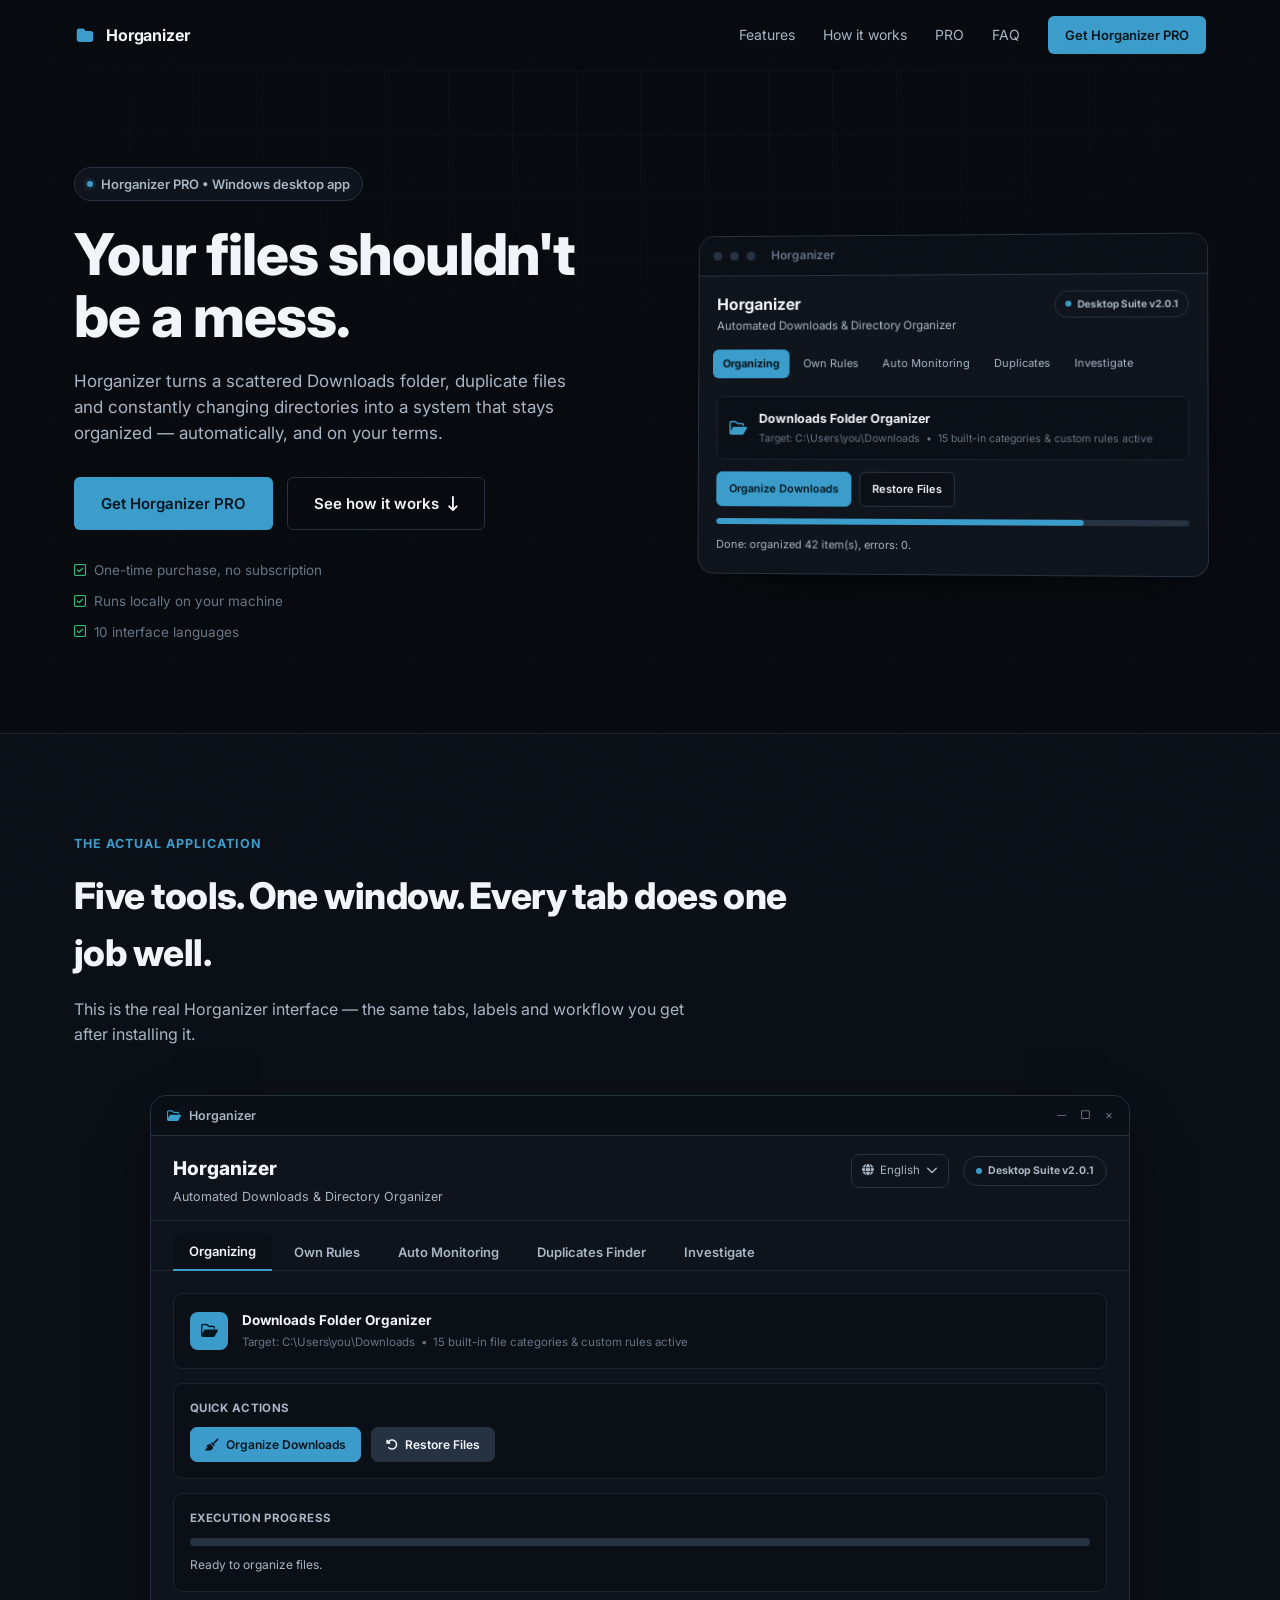
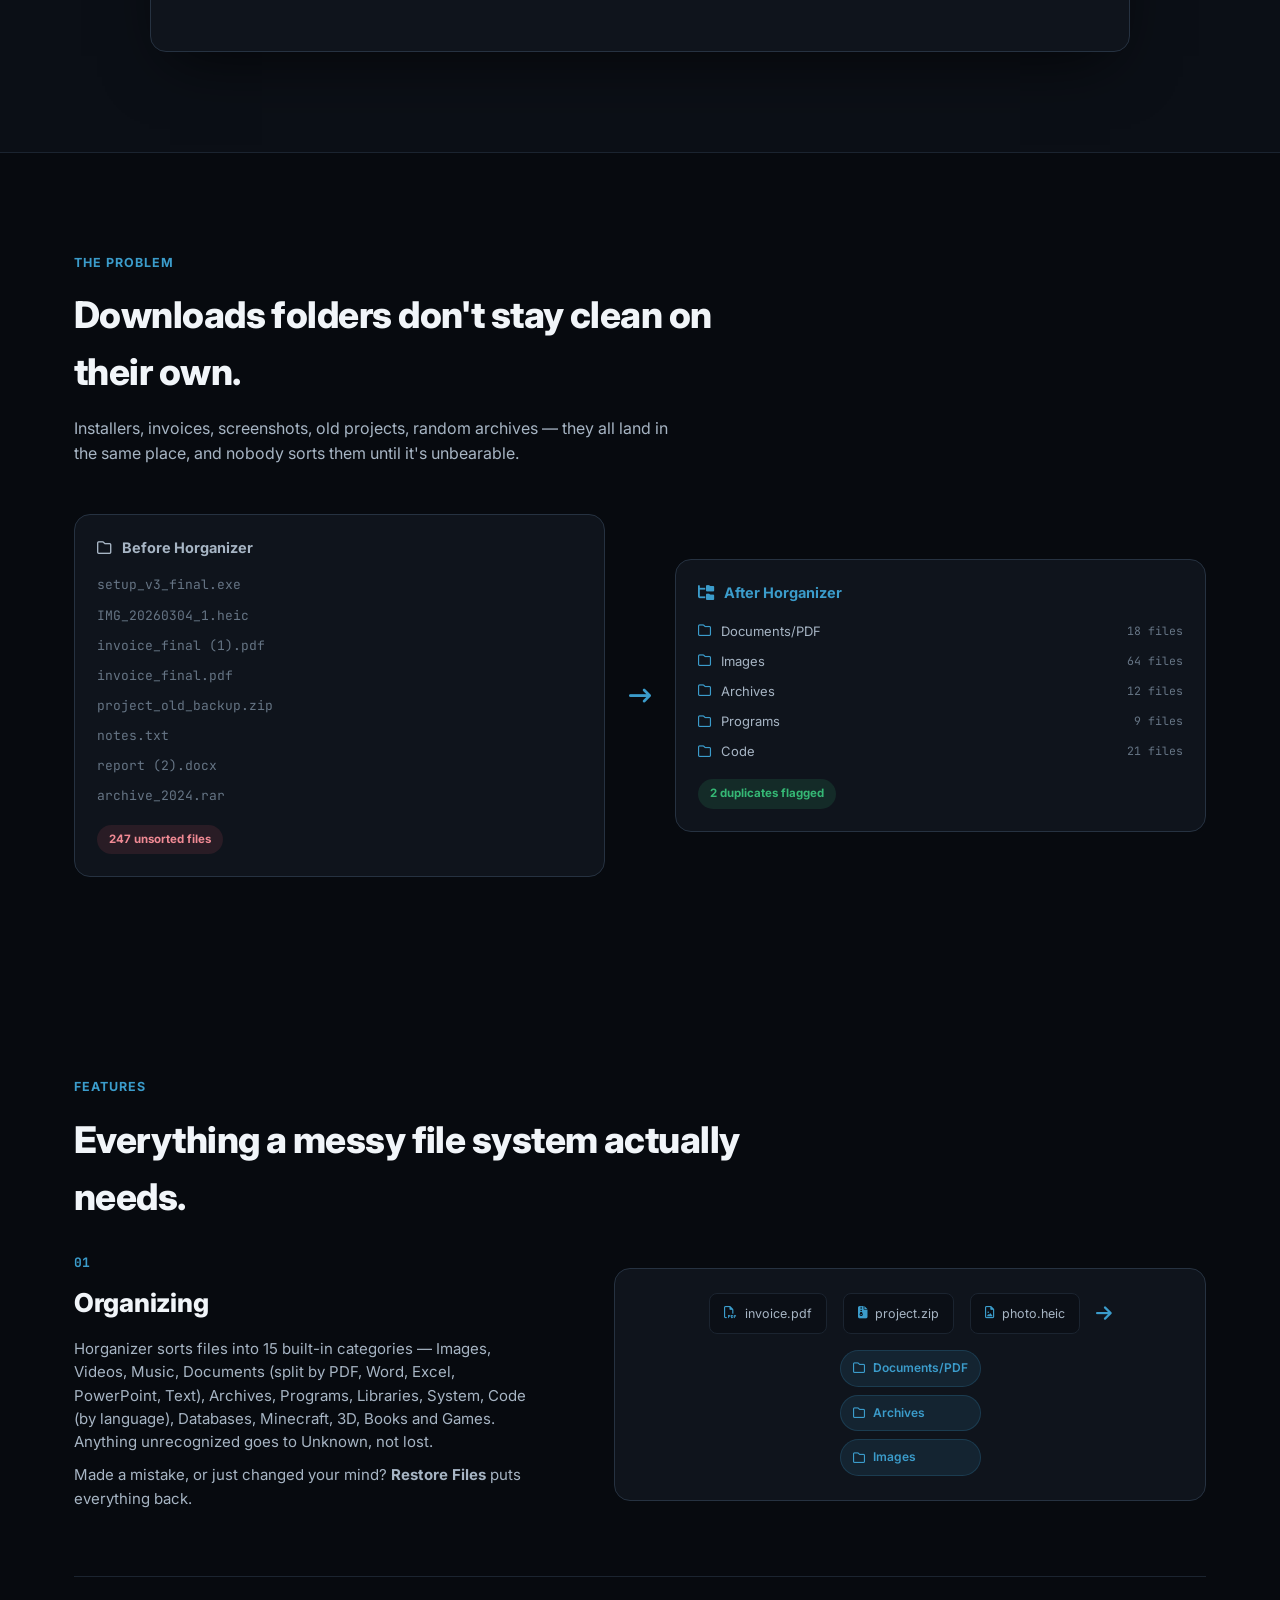
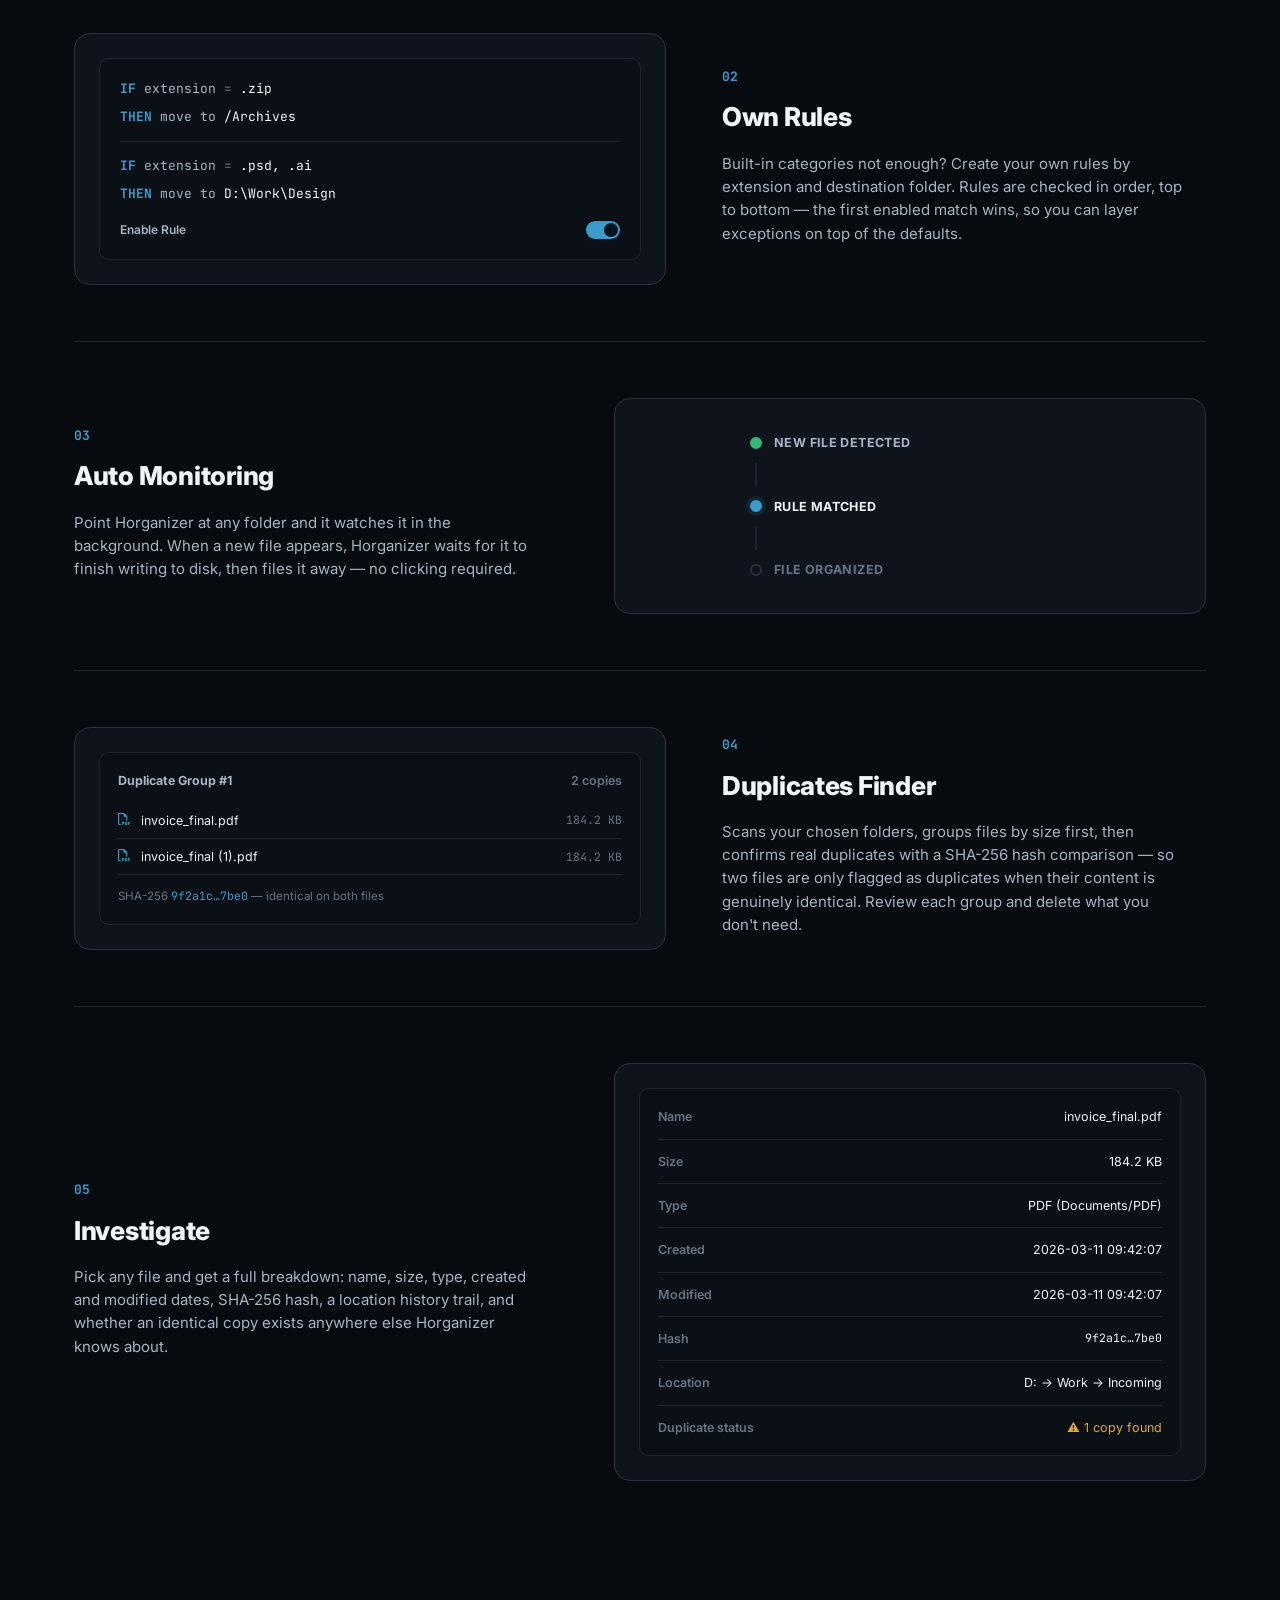
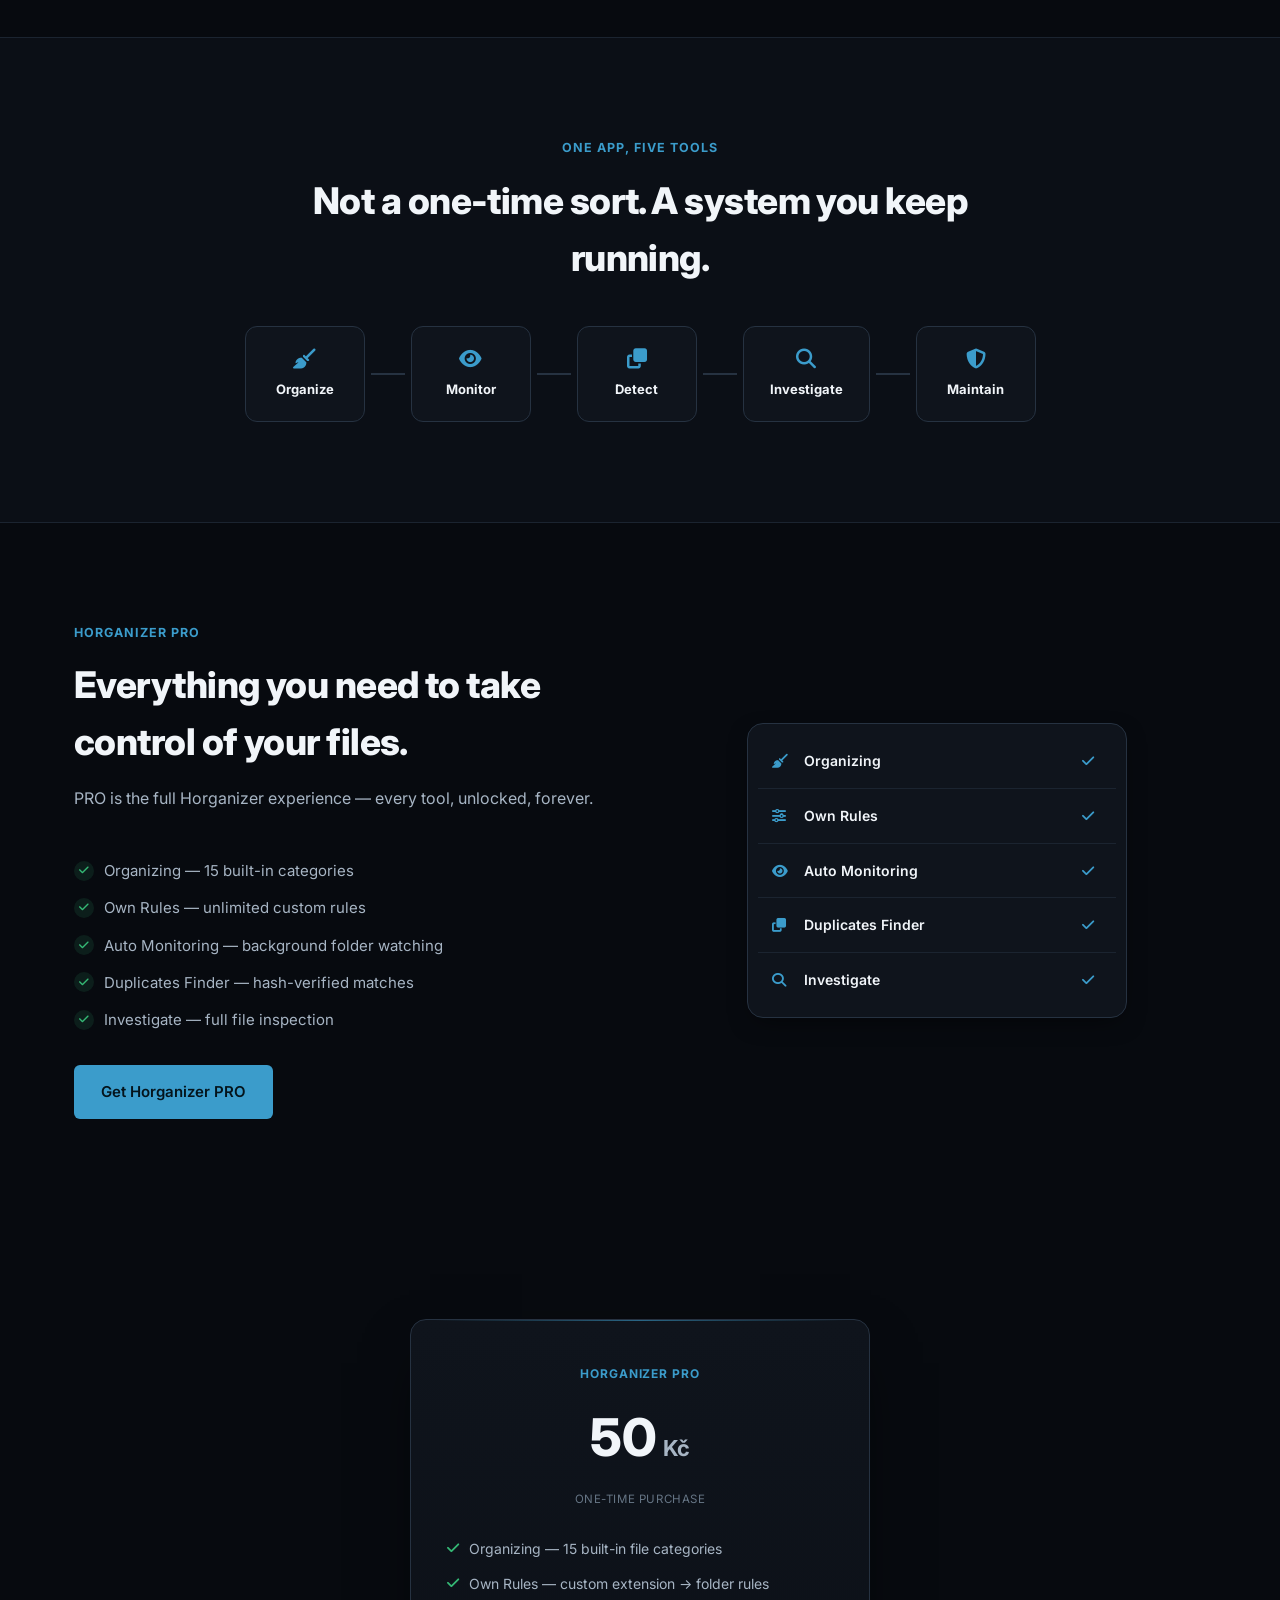
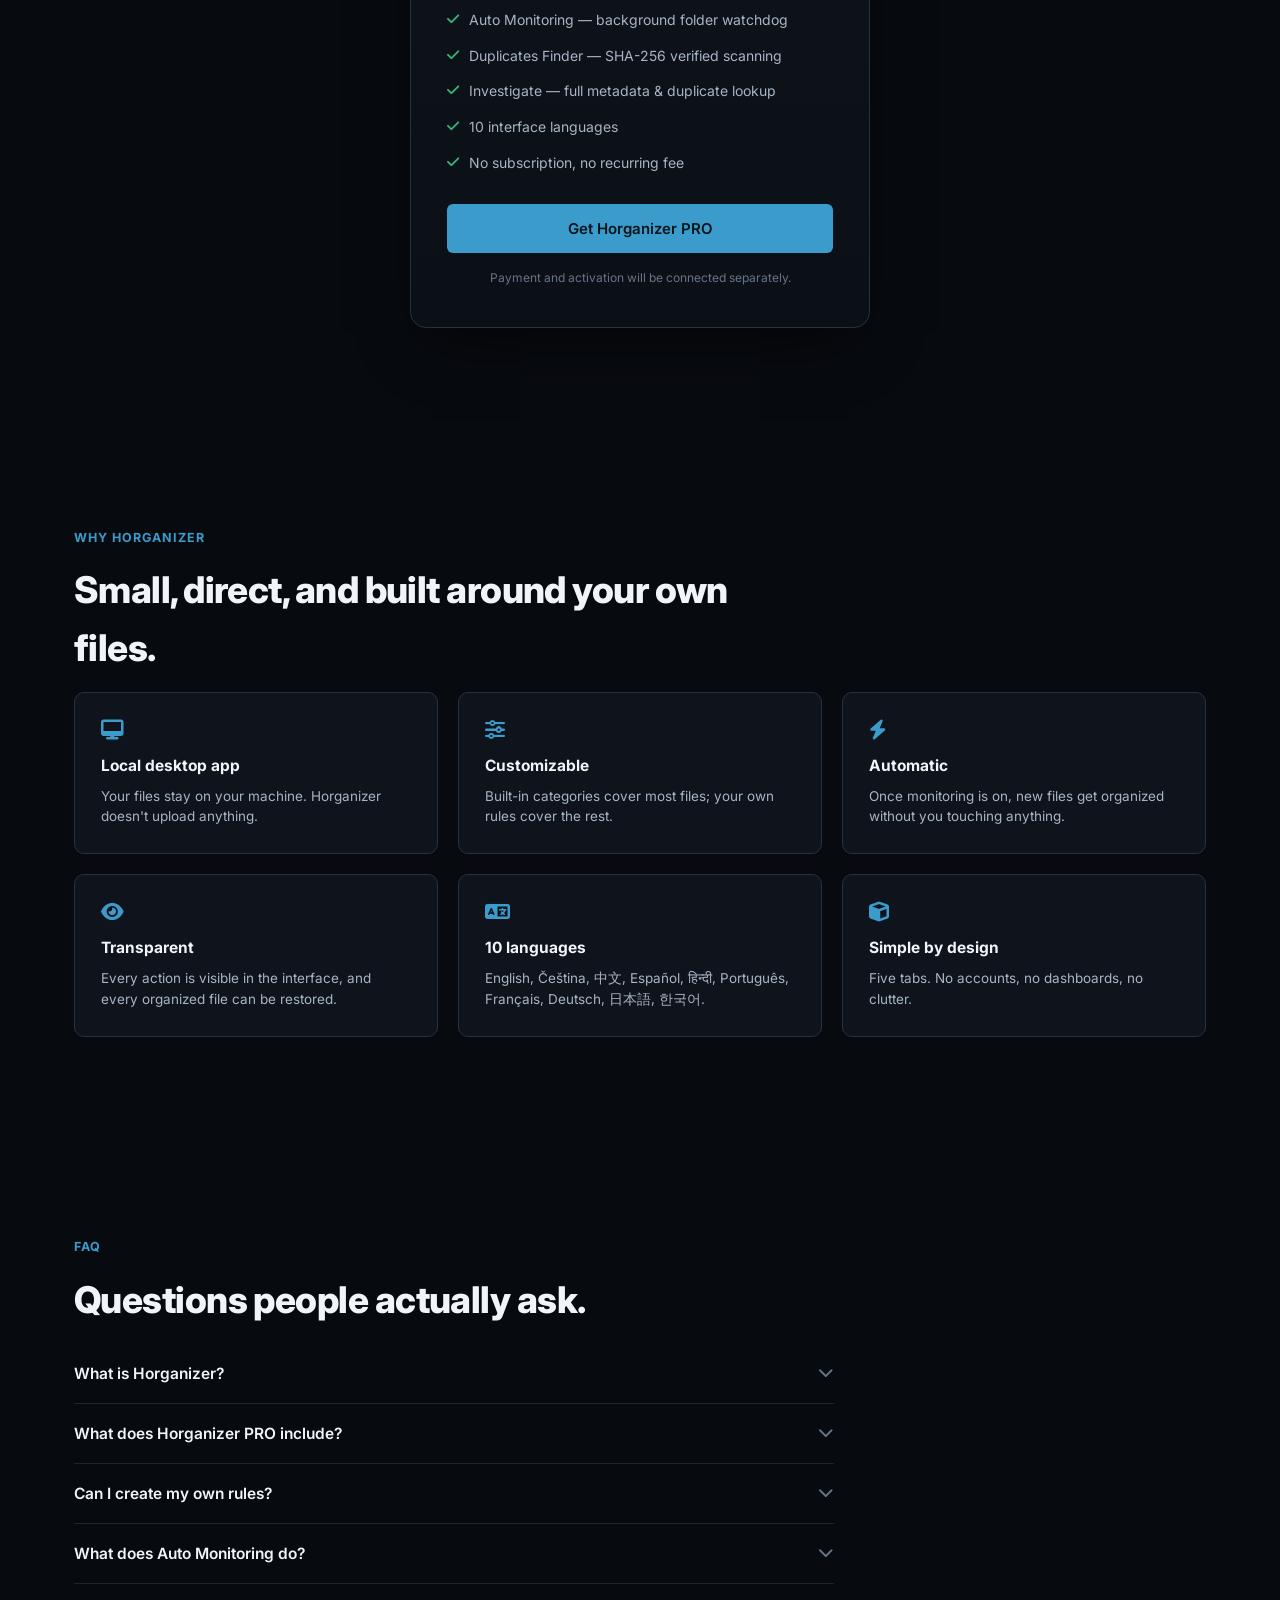
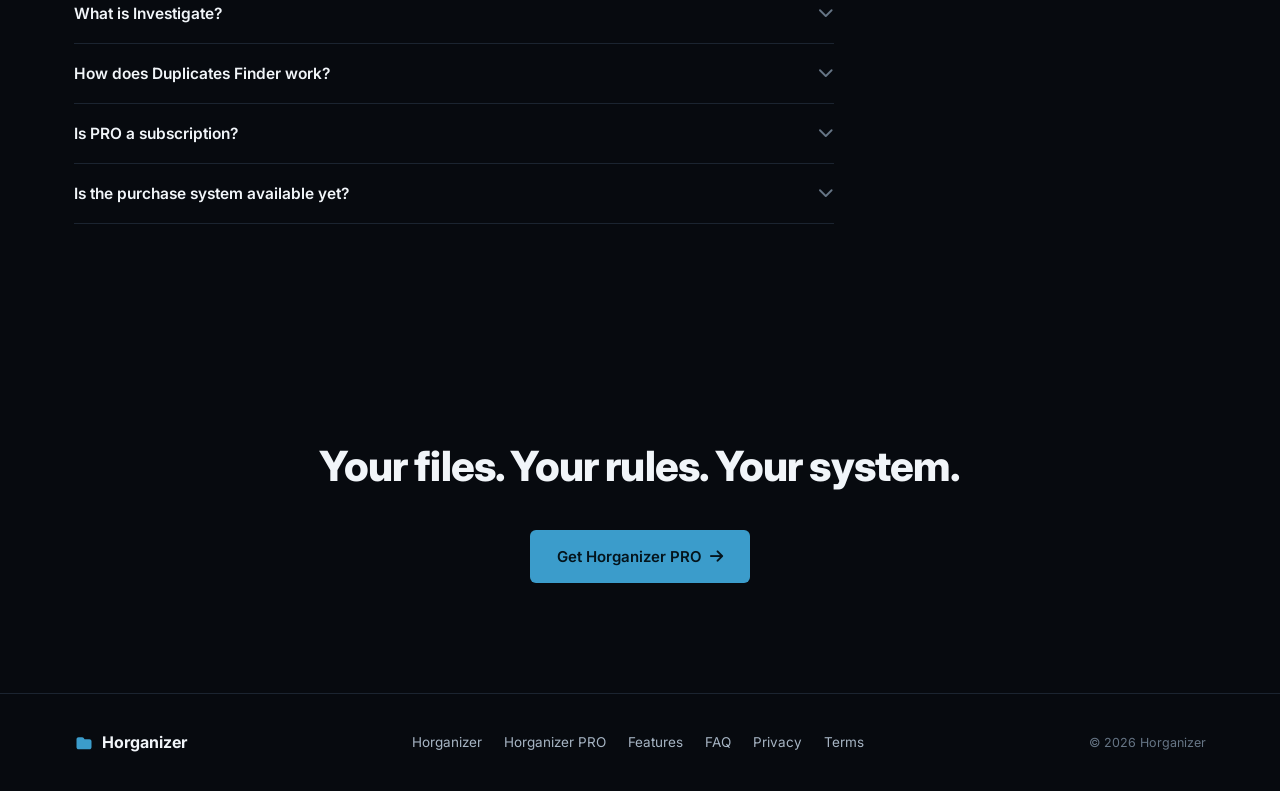
<file: index.html>
<!DOCTYPE html>
<html lang="en">
<head>
<meta charset="UTF-8">
<meta name="viewport" content="width=device-width, initial-scale=1.0">
<title>Horganizer — File organization for people who are done sorting Downloads by hand</title>
<meta name="description" content="Horganizer automatically organizes your files, watches your folders, finds duplicates and lets you investigate any file in detail. Horganizer PRO is a one-time purchase.">
<link rel="icon" href="data:image/svg+xml,<svg xmlns=%22http://www.w3.org/2000/svg%22 viewBox=%220 0 100 100%22><rect width=%22100%22 height=%22100%22 rx=%2222%22 fill=%22%230F141C%22/><path d=%22M25 35h20l8 10h22a5 5 0 0 1 5 5v20a5 5 0 0 1-5 5H25a5 5 0 0 1-5-5V40a5 5 0 0 1 5-5z%22 fill=%22%233B9CCB%22/></svg>">

<link rel="preconnect" href="https://fonts.googleapis.com">
<link rel="preconnect" href="https://fonts.gstatic.com" crossorigin>
<link href="https://fonts.googleapis.com/css2?family=Inter:wght@400;500;600;700;800&family=JetBrains+Mono:wght@400;500;600;700&display=swap" rel="stylesheet">
<link rel="stylesheet" href="https://cdn.jsdelivr.net/npm/@fortawesome/fontawesome-free@6.4.0/css/all.min.css">
<link rel="stylesheet" href="style.css">
</head>
<body>

<!-- ============ NAV ============ -->
<header class="site-nav" id="siteNav">
  <div class="nav-inner">
    <a href="#top" class="nav-brand">
      <span class="brand-mark" aria-hidden="true">
        <svg width="22" height="22" viewBox="0 0 24 24" fill="none"><path d="M3 7.5C3 6.12 4.12 5 5.5 5h4.4c.6 0 1.16.28 1.53.75L12.7 7.5H18.5C19.88 7.5 21 8.62 21 10v7c0 1.38-1.12 2.5-2.5 2.5h-13C4.12 19.5 3 18.38 3 17V7.5z" fill="#3B9CCB"/></svg>
      </span>
      <span class="brand-text">Horganizer</span>
    </a>

    <nav class="nav-links" aria-label="Primary">
      <a href="#features">Features</a>
      <a href="#how-it-works">How it works</a>
      <a href="#pro">PRO</a>
      <a href="#faq">FAQ</a>
    </nav>

    <div class="nav-cta">
      <a href="#pricing" class="btn btn-primary btn-small">Get Horganizer PRO</a>
    </div>

    <button class="nav-burger" id="navBurger" aria-label="Open menu" aria-expanded="false">
      <span></span><span></span><span></span>
    </button>
  </div>

  <nav class="nav-mobile" id="navMobile" aria-label="Mobile">
    <a href="#features">Features</a>
    <a href="#how-it-works">How it works</a>
    <a href="#pro">PRO</a>
    <a href="#faq">FAQ</a>
    <a href="#pricing" class="btn btn-primary btn-small">Get Horganizer PRO</a>
  </nav>
</header>

<main id="top">

  <!-- ============ HERO ============ -->
  <section class="hero">
    <div class="hero-grid"></div>
    <div class="container hero-inner">
      <div class="hero-copy">
        <p class="eyebrow"><span class="dot"></span>Horganizer PRO • Windows desktop app</p>
        <h1>Your files shouldn't<br>be a mess.</h1>
        <p class="hero-sub">Horganizer turns a scattered Downloads folder, duplicate files and constantly
          changing directories into a system that stays organized — automatically, and on your terms.</p>
        <div class="hero-actions">
          <a href="#pricing" class="btn btn-primary btn-large">Get Horganizer PRO</a>
          <a href="#how-it-works" class="btn btn-ghost btn-large">See how it works <i class="fa-solid fa-arrow-down-long"></i></a>
        </div>
        <ul class="hero-meta">
          <li><i class="fa-regular fa-square-check"></i> One-time purchase, no subscription</li>
          <li><i class="fa-regular fa-square-check"></i> Runs locally on your machine</li>
          <li><i class="fa-regular fa-square-check"></i> 10 interface languages</li>
        </ul>
      </div>

      <div class="hero-visual" aria-hidden="true">
        <div class="mini-window">
          <div class="mini-titlebar">
            <span class="mini-dot"></span><span class="mini-dot"></span><span class="mini-dot"></span>
            <span class="mini-title">Horganizer</span>
          </div>
          <div class="mini-header">
            <div>
              <div class="mini-h1">Horganizer</div>
              <div class="mini-h2">Automated Downloads &amp; Directory Organizer</div>
            </div>
            <div class="mini-badge"><span class="badge-dot"></span>Desktop Suite v2.0.1</div>
          </div>
          <div class="mini-tabs">
            <span class="mini-tab active">Organizing</span>
            <span class="mini-tab">Own Rules</span>
            <span class="mini-tab">Auto Monitoring</span>
            <span class="mini-tab">Duplicates</span>
            <span class="mini-tab">Investigate</span>
          </div>
          <div class="mini-body">
            <div class="mini-card">
              <div class="mini-icon"><i class="fa-regular fa-folder-open"></i></div>
              <div>
                <div class="mini-card-title">Downloads Folder Organizer</div>
                <div class="mini-card-sub">Target: C:\Users\you\Downloads &nbsp;•&nbsp; 15 built-in categories &amp; custom rules active</div>
              </div>
            </div>
            <div class="mini-actions">
              <span class="mini-btn mini-btn-primary">Organize Downloads</span>
              <span class="mini-btn">Restore Files</span>
            </div>
            <div class="mini-progress"><div class="mini-progress-fill" id="heroProgressFill"></div></div>
            <div class="mini-status" id="heroStatus">Ready to organize files.</div>
          </div>
        </div>
      </div>
    </div>
  </section>

  <!-- ============ REAL APP SHOWCASE ============ -->
  <section class="showcase" id="how-it-works">
    <div class="container">
      <p class="section-eyebrow">The actual application</p>
      <h2 class="section-title">Five tools. One window. Every tab does one job well.</h2>
      <p class="section-sub">This is the real Horganizer interface — the same tabs, labels and workflow you get after installing it.</p>

      <div class="app-window" id="appWindow">
        <div class="app-titlebar">
          <div class="tb-left">
            <span class="tb-icon"><i class="fa-regular fa-folder-open"></i></span>
            <span class="tb-name">Horganizer</span>
          </div>
          <div class="tb-right">
            <span class="tb-ctrl">─</span><span class="tb-ctrl">▢</span><span class="tb-ctrl tb-close">×</span>
          </div>
        </div>

        <div class="app-header">
          <div class="app-header-left">
            <div class="app-title">Horganizer</div>
            <div class="app-subtitle">Automated Downloads &amp; Directory Organizer</div>
          </div>
          <div class="app-header-right">
            <div class="lang-select"><i class="fa-solid fa-globe"></i><span>English</span><i class="fa-solid fa-chevron-down"></i></div>
            <div class="version-badge"><span class="badge-dot"></span>Desktop Suite v2.0.1</div>
          </div>
        </div>

        <div class="app-tabbar" role="tablist" id="appTabbar">
          <button class="app-tab active" data-tab="organizing" role="tab">Organizing</button>
          <button class="app-tab" data-tab="rules" role="tab">Own Rules</button>
          <button class="app-tab" data-tab="monitoring" role="tab">Auto Monitoring</button>
          <button class="app-tab" data-tab="duplicates" role="tab">Duplicates Finder</button>
          <button class="app-tab" data-tab="investigate" role="tab">Investigate</button>
        </div>

        <div class="app-content">

          <!-- ORGANIZING PANEL -->
          <div class="app-panel active" data-panel="organizing">
            <div class="panel-card panel-card-row">
              <div class="panel-icon"><i class="fa-regular fa-folder-open"></i></div>
              <div>
                <div class="panel-card-title">Downloads Folder Organizer</div>
                <div class="panel-card-sub">Target: C:\Users\you\Downloads &nbsp;•&nbsp; 15 built-in file categories &amp; custom rules active</div>
              </div>
            </div>

            <div class="panel-card">
              <div class="panel-label">Quick Actions</div>
              <div class="panel-row-buttons">
                <button class="ui-btn ui-btn-primary" id="demoOrganizeBtn"><i class="fa-solid fa-broom"></i> Organize Downloads</button>
                <button class="ui-btn" id="demoRestoreBtn"><i class="fa-solid fa-rotate-left"></i> Restore Files</button>
              </div>
            </div>

            <div class="panel-card">
              <div class="panel-label">Execution Progress</div>
              <div class="progress-track"><div class="progress-fill" id="demoProgressFill"></div></div>
              <div class="panel-status" id="demoStatus">Ready to organize files.</div>
            </div>
          </div>

          <!-- OWN RULES PANEL -->
          <div class="app-panel" data-panel="rules">
            <p class="panel-sub">Rules are evaluated in table order; the first matching enabled rule applies.</p>
            <div class="panel-card panel-table-card">
              <table class="ui-table">
                <thead>
                  <tr><th>Rule Name</th><th>Extensions</th><th>Destination Folder</th><th>Status</th></tr>
                </thead>
                <tbody>
                  <tr class="row-selected">
                    <td>Client Archives</td><td>.zip, .rar, .7z</td><td>D:\Work\Archives</td>
                    <td><span class="status-pill status-on">Enabled</span></td>
                  </tr>
                  <tr>
                    <td>Design Files</td><td>.psd, .ai, .fig</td><td>D:\Work\Design</td>
                    <td><span class="status-pill status-on">Enabled</span></td>
                  </tr>
                  <tr>
                    <td>Old Installers</td><td>.exe, .msi</td><td>D:\Archive\Setup Files</td>
                    <td><span class="status-pill status-off">Disabled</span></td>
                  </tr>
                  <tr>
                    <td>Invoices</td><td>.pdf</td><td>D:\Finance\Invoices</td>
                    <td><span class="status-pill status-on">Enabled</span></td>
                  </tr>
                </tbody>
              </table>
            </div>
            <div class="panel-row-buttons panel-toolbar">
              <button class="ui-btn ui-btn-primary">Add Rule</button>
              <button class="ui-btn">Edit Rule</button>
              <button class="ui-btn">Enable</button>
              <button class="ui-btn">Disable</button>
              <button class="ui-btn ui-btn-danger" style="margin-left:auto">Delete Rule</button>
            </div>
          </div>

          <!-- AUTO MONITORING PANEL -->
          <div class="app-panel" data-panel="monitoring">
            <div class="panel-card panel-card-row">
              <div>
                <div class="panel-card-title">Background Folder Watchdog</div>
                <div class="panel-status" id="monitorStatusText">Status: Monitoring active. Watching for new files...</div>
              </div>
              <div class="pill pill-active" id="monitorPill" style="margin-left:auto"><span class="pill-dot"></span>MONITORING ACTIVE</div>
            </div>

            <div class="panel-card">
              <div class="panel-label">Monitored Folders List</div>
              <table class="ui-table">
                <thead><tr><th>Folder Path</th></tr></thead>
                <tbody>
                  <tr><td>C:\Users\you\Downloads</td></tr>
                  <tr><td>D:\Work\Incoming</td></tr>
                </tbody>
              </table>
            </div>

            <div class="panel-row-buttons panel-toolbar">
              <button class="ui-btn">Add Folder</button>
              <button class="ui-btn">Remove Folder</button>
              <button class="ui-btn ui-btn-primary" style="margin-left:auto">Start Monitoring</button>
              <button class="ui-btn ui-btn-disabled">Stop Monitoring</button>
            </div>
          </div>

          <!-- DUPLICATES FINDER PANEL -->
          <div class="app-panel" data-panel="duplicates">
            <div class="panel-card">
              <div class="panel-label">Target Folders to Scan</div>
              <table class="ui-table">
                <thead><tr><th>Folder Path</th></tr></thead>
                <tbody>
                  <tr><td>C:\Users\you\Downloads</td></tr>
                  <tr><td>D:\Photos\Camera Roll</td></tr>
                </tbody>
              </table>
              <div class="panel-row-buttons panel-toolbar" style="padding-top:12px">
                <button class="ui-btn">Add Folder</button>
                <button class="ui-btn">Remove Folder</button>
                <button class="ui-btn">Clear</button>
                <button class="ui-btn ui-btn-primary" style="margin-left:auto">Scan for Duplicates</button>
              </div>
            </div>

            <div class="panel-card">
              <div class="progress-track"><div class="progress-fill" style="width:100%"></div></div>
              <div class="panel-status">Scan complete: 4,812 file(s) scanned, 2 duplicate group(s) found.</div>
            </div>

            <div class="panel-card panel-table-card">
              <table class="ui-table dup-table">
                <thead><tr><th>Name / Group</th><th>Full Path</th><th>File Size</th><th>SHA-256 Hash</th></tr></thead>
                <tbody>
                  <tr class="group-row"><td colspan="4">Duplicate Group #1 (2 copies)</td></tr>
                  <tr><td class="indent">invoice_final.pdf</td><td>D:\Work\Incoming\invoice_final.pdf</td><td>184.2 KB</td><td class="mono-cell">9f2a1c…7be0</td></tr>
                  <tr><td class="indent">invoice_final (1).pdf</td><td>C:\Users\you\Downloads\invoice_final (1).pdf</td><td>184.2 KB</td><td class="mono-cell">9f2a1c…7be0</td></tr>
                  <tr class="group-row"><td colspan="4">Duplicate Group #2 (3 copies)</td></tr>
                  <tr><td class="indent">IMG_2291.heic</td><td>D:\Photos\Camera Roll\IMG_2291.heic</td><td>3.1 MB</td><td class="mono-cell">4c88ab…12f4</td></tr>
                </tbody>
              </table>
            </div>
            <div class="panel-row-buttons">
              <button class="ui-btn ui-btn-danger"><i class="fa-solid fa-trash"></i> Delete Selected Duplicates</button>
            </div>
          </div>

          <!-- INVESTIGATE PANEL -->
          <div class="app-panel" data-panel="investigate">
            <div class="panel-card">
              <div class="panel-card-title">File Inspector &amp; Details</div>
              <div class="panel-card-sub">Analyze metadata, SHA-256 hash, location history, and duplicates.</div>
              <div class="panel-row-buttons" style="padding-top:12px">
                <div class="fake-input">D:\Work\Incoming\invoice_final.pdf</div>
                <button class="ui-btn ui-btn-primary">Choose File...</button>
              </div>
            </div>
            <div class="panel-card investigate-report">
<pre>FILE INVESTIGATION
────────────────────
Name: invoice_final.pdf
Size: 184.2 KB
Type: PDF (Documents/PDF)
Created: 2026-03-11 09:42:07
Modified: 2026-03-11 09:42:07
Hash: 9f2a1cd63e0a7728f6a4d5b0c9e21a3f...7be0

Location history:
D:
 → Work
 → Incoming

Duplicate status:
⚠ 1 copy/copies found:
  • C:\Users\you\Downloads\invoice_final (1).pdf</pre>
            </div>
          </div>

        </div>
      </div>
    </div>
  </section>

  <!-- ============ THE PROBLEM ============ -->
  <section class="problem">
    <div class="container">
      <p class="section-eyebrow">The problem</p>
      <h2 class="section-title">Downloads folders don't stay clean on their own.</h2>
      <p class="section-sub">Installers, invoices, screenshots, old projects, random archives — they all land
        in the same place, and nobody sorts them until it's unbearable.</p>

      <div class="ba-grid">
        <div class="ba-card ba-before">
          <div class="ba-head"><i class="fa-regular fa-folder"></i> Before Horganizer</div>
          <ul class="ba-list">
            <li>setup_v3_final.exe</li>
            <li>IMG_20260304_1.heic</li>
            <li>invoice_final (1).pdf</li>
            <li>invoice_final.pdf</li>
            <li>project_old_backup.zip</li>
            <li>notes.txt</li>
            <li>report (2).docx</li>
            <li>archive_2024.rar</li>
          </ul>
          <div class="ba-tag ba-tag-bad">247 unsorted files</div>
        </div>

        <div class="ba-arrow"><i class="fa-solid fa-arrow-right-long"></i></div>

        <div class="ba-card ba-after">
          <div class="ba-head"><i class="fa-solid fa-folder-tree"></i> After Horganizer</div>
          <ul class="ba-list ba-list-tree">
            <li><i class="fa-regular fa-folder"></i> Documents/PDF <span>18 files</span></li>
            <li><i class="fa-regular fa-folder"></i> Images <span>64 files</span></li>
            <li><i class="fa-regular fa-folder"></i> Archives <span>12 files</span></li>
            <li><i class="fa-regular fa-folder"></i> Programs <span>9 files</span></li>
            <li><i class="fa-regular fa-folder"></i> Code <span>21 files</span></li>
          </ul>
          <div class="ba-tag ba-tag-good">2 duplicates flagged</div>
        </div>
      </div>
    </div>
  </section>

  <!-- ============ FEATURES ============ -->
  <section class="features" id="features">
    <div class="container">
      <p class="section-eyebrow">Features</p>
      <h2 class="section-title">Everything a messy file system actually needs.</h2>

      <!-- Feature 1: Organizing -->
      <div class="feature-row">
        <div class="feature-copy">
          <span class="feature-num">01</span>
          <h3>Organizing</h3>
          <p>Horganizer sorts files into 15 built-in categories — Images, Videos, Music, Documents
            (split by PDF, Word, Excel, PowerPoint, Text), Archives, Programs, Libraries, System,
            Code (by language), Databases, Minecraft, 3D, Books and Games. Anything unrecognized goes to Unknown,
            not lost.</p>
          <p class="feature-note">Made a mistake, or just changed your mind? <strong>Restore Files</strong> puts everything back.</p>
        </div>
        <div class="feature-visual">
          <div class="category-flow">
            <div class="flow-file"><i class="fa-regular fa-file-pdf"></i> invoice.pdf</div>
            <div class="flow-file"><i class="fa-solid fa-file-zipper"></i> project.zip</div>
            <div class="flow-file"><i class="fa-regular fa-file-image"></i> photo.heic</div>
            <div class="flow-arrow"><i class="fa-solid fa-arrow-right"></i></div>
            <div class="flow-folders">
              <span class="chip"><i class="fa-regular fa-folder"></i> Documents/PDF</span>
              <span class="chip"><i class="fa-regular fa-folder"></i> Archives</span>
              <span class="chip"><i class="fa-regular fa-folder"></i> Images</span>
            </div>
          </div>
        </div>
      </div>

      <!-- Feature 2: Own Rules -->
      <div class="feature-row feature-row-reverse">
        <div class="feature-copy">
          <span class="feature-num">02</span>
          <h3>Own Rules</h3>
          <p>Built-in categories not enough? Create your own rules by extension and destination folder.
            Rules are checked in order, top to bottom — the first enabled match wins, so you can layer
            exceptions on top of the defaults.</p>
        </div>
        <div class="feature-visual">
          <div class="rule-builder">
            <div class="rule-line"><span class="kw">IF</span> extension <span class="op">=</span> <span class="val">.zip</span></div>
            <div class="rule-line"><span class="kw">THEN</span> move to <span class="dest">/Archives</span></div>
            <div class="rule-divider"></div>
            <div class="rule-line"><span class="kw">IF</span> extension <span class="op">=</span> <span class="val">.psd, .ai</span></div>
            <div class="rule-line"><span class="kw">THEN</span> move to <span class="dest">D:\Work\Design</span></div>
            <div class="rule-toggle"><span>Enable Rule</span><span class="toggle on"></span></div>
          </div>
        </div>
      </div>

      <!-- Feature 3: Auto Monitoring -->
      <div class="feature-row">
        <div class="feature-copy">
          <span class="feature-num">03</span>
          <h3>Auto Monitoring</h3>
          <p>Point Horganizer at any folder and it watches it in the background. When a new file
            appears, Horganizer waits for it to finish writing to disk, then files it away — no clicking required.</p>
        </div>
        <div class="feature-visual">
          <div class="monitor-timeline" id="monitorTimeline">
            <div class="tl-step" data-step="1"><span class="tl-dot"></span>NEW FILE DETECTED</div>
            <div class="tl-connector"></div>
            <div class="tl-step" data-step="2"><span class="tl-dot"></span>RULE MATCHED</div>
            <div class="tl-connector"></div>
            <div class="tl-step" data-step="3"><span class="tl-dot"></span>FILE ORGANIZED</div>
          </div>
        </div>
      </div>

      <!-- Feature 4: Duplicates Finder -->
      <div class="feature-row feature-row-reverse">
        <div class="feature-copy">
          <span class="feature-num">04</span>
          <h3>Duplicates Finder</h3>
          <p>Scans your chosen folders, groups files by size first, then confirms real duplicates with
            a SHA-256 hash comparison — so two files are only flagged as duplicates when their content is
            genuinely identical. Review each group and delete what you don't need.</p>
        </div>
        <div class="feature-visual">
          <div class="dup-card">
            <div class="dup-card-head">Duplicate Group #1 <span>2 copies</span></div>
            <div class="dup-card-row"><i class="fa-regular fa-file-pdf"></i> invoice_final.pdf <span class="mono-cell">184.2 KB</span></div>
            <div class="dup-card-row"><i class="fa-regular fa-file-pdf"></i> invoice_final (1).pdf <span class="mono-cell">184.2 KB</span></div>
            <div class="dup-card-hash">SHA-256 <span>9f2a1c…7be0</span> — identical on both files</div>
          </div>
        </div>
      </div>

      <!-- Feature 5: Investigate -->
      <div class="feature-row">
        <div class="feature-copy">
          <span class="feature-num">05</span>
          <h3>Investigate</h3>
          <p>Pick any file and get a full breakdown: name, size, type, created and modified dates,
            SHA-256 hash, a location history trail, and whether an identical copy exists anywhere else
            Horganizer knows about.</p>
        </div>
        <div class="feature-visual">
          <div class="inspect-card">
            <div class="inspect-row"><span>Name</span><span>invoice_final.pdf</span></div>
            <div class="inspect-row"><span>Size</span><span>184.2 KB</span></div>
            <div class="inspect-row"><span>Type</span><span>PDF (Documents/PDF)</span></div>
            <div class="inspect-row"><span>Created</span><span>2026-03-11 09:42:07</span></div>
            <div class="inspect-row"><span>Modified</span><span>2026-03-11 09:42:07</span></div>
            <div class="inspect-row"><span>Hash</span><span class="mono-cell">9f2a1c…7be0</span></div>
            <div class="inspect-row"><span>Location</span><span>D: → Work → Incoming</span></div>
            <div class="inspect-row"><span>Duplicate status</span><span class="warn-text">⚠ 1 copy found</span></div>
          </div>
        </div>
      </div>

    </div>
  </section>

  <!-- ============ ONE APP, FIVE TOOLS ============ -->
  <section class="pipeline">
    <div class="container">
      <p class="section-eyebrow">One app, five tools</p>
      <h2 class="section-title">Not a one-time sort. A system you keep running.</h2>
      <div class="pipeline-flow">
        <div class="pipe-step"><i class="fa-solid fa-broom"></i><span>Organize</span></div>
        <div class="pipe-line"></div>
        <div class="pipe-step"><i class="fa-solid fa-eye"></i><span>Monitor</span></div>
        <div class="pipe-line"></div>
        <div class="pipe-step"><i class="fa-solid fa-clone"></i><span>Detect</span></div>
        <div class="pipe-line"></div>
        <div class="pipe-step"><i class="fa-solid fa-magnifying-glass"></i><span>Investigate</span></div>
        <div class="pipe-line"></div>
        <div class="pipe-step"><i class="fa-solid fa-shield-halved"></i><span>Maintain</span></div>
      </div>
    </div>
  </section>

  <!-- ============ PRO ============ -->
  <section class="pro" id="pro">
    <div class="container pro-inner">
      <div class="pro-copy">
        <p class="section-eyebrow">Horganizer PRO</p>
        <h2 class="section-title">Everything you need to take control of your files.</h2>
        <p class="section-sub">PRO is the full Horganizer experience — every tool, unlocked, forever.</p>
        <ul class="pro-checklist">
          <li><i class="fa-solid fa-check"></i> Organizing — 15 built-in categories</li>
          <li><i class="fa-solid fa-check"></i> Own Rules — unlimited custom rules</li>
          <li><i class="fa-solid fa-check"></i> Auto Monitoring — background folder watching</li>
          <li><i class="fa-solid fa-check"></i> Duplicates Finder — hash-verified matches</li>
          <li><i class="fa-solid fa-check"></i> Investigate — full file inspection</li>
        </ul>
        <a href="#pricing" class="btn btn-primary btn-large">Get Horganizer PRO</a>
      </div>
      <div class="pro-visual" aria-hidden="true">
        <div class="pro-window">
          <div class="pro-window-row"><i class="fa-solid fa-broom"></i> Organizing<span class="check-ok"><i class="fa-solid fa-check"></i></span></div>
          <div class="pro-window-row"><i class="fa-solid fa-sliders"></i> Own Rules<span class="check-ok"><i class="fa-solid fa-check"></i></span></div>
          <div class="pro-window-row"><i class="fa-solid fa-eye"></i> Auto Monitoring<span class="check-ok"><i class="fa-solid fa-check"></i></span></div>
          <div class="pro-window-row"><i class="fa-solid fa-clone"></i> Duplicates Finder<span class="check-ok"><i class="fa-solid fa-check"></i></span></div>
          <div class="pro-window-row"><i class="fa-solid fa-magnifying-glass"></i> Investigate<span class="check-ok"><i class="fa-solid fa-check"></i></span></div>
        </div>
      </div>
    </div>
  </section>

  <!-- ============ PRICING ============ -->
  <section class="pricing" id="pricing">
    <div class="container">
      <div class="pricing-card">
        <div class="pricing-head">
          <span class="pricing-kicker">HORGANIZER PRO</span>
          <div class="pricing-amount"><span class="amount">50</span><span class="currency">Kč</span></div>
          <span class="pricing-type">ONE-TIME PURCHASE</span>
        </div>
        <ul class="pricing-list">
          <li><i class="fa-solid fa-check"></i> Organizing — 15 built-in file categories</li>
          <li><i class="fa-solid fa-check"></i> Own Rules — custom extension → folder rules</li>
          <li><i class="fa-solid fa-check"></i> Auto Monitoring — background folder watchdog</li>
          <li><i class="fa-solid fa-check"></i> Duplicates Finder — SHA-256 verified scanning</li>
          <li><i class="fa-solid fa-check"></i> Investigate — full metadata &amp; duplicate lookup</li>
          <li><i class="fa-solid fa-check"></i> 10 interface languages</li>
          <li><i class="fa-solid fa-check"></i> No subscription, no recurring fee</li>
        </ul>
        <button class="btn btn-primary btn-large btn-full" id="openPurchaseModal">Get Horganizer PRO</button>
        <p class="pricing-note">Payment and activation will be connected separately.</p>
      </div>
    </div>
  </section>

  <!-- ============ WHY HORGANIZER ============ -->
  <section class="why">
    <div class="container">
      <p class="section-eyebrow">Why Horganizer</p>
      <h2 class="section-title">Small, direct, and built around your own files.</h2>
      <div class="why-grid">
        <div class="why-card"><i class="fa-solid fa-desktop"></i><h4>Local desktop app</h4><p>Your files stay on your machine. Horganizer doesn't upload anything.</p></div>
        <div class="why-card"><i class="fa-solid fa-sliders"></i><h4>Customizable</h4><p>Built-in categories cover most files; your own rules cover the rest.</p></div>
        <div class="why-card"><i class="fa-solid fa-bolt"></i><h4>Automatic</h4><p>Once monitoring is on, new files get organized without you touching anything.</p></div>
        <div class="why-card"><i class="fa-solid fa-eye"></i><h4>Transparent</h4><p>Every action is visible in the interface, and every organized file can be restored.</p></div>
        <div class="why-card"><i class="fa-solid fa-language"></i><h4>10 languages</h4><p>English, Čeština, 中文, Español, हिन्दी, Português, Français, Deutsch, 日本語, 한국어.</p></div>
        <div class="why-card"><i class="fa-solid fa-cube"></i><h4>Simple by design</h4><p>Five tabs. No accounts, no dashboards, no clutter.</p></div>
      </div>
    </div>
  </section>

  <!-- ============ FAQ ============ -->
  <section class="faq" id="faq">
    <div class="container">
      <p class="section-eyebrow">FAQ</p>
      <h2 class="section-title">Questions people actually ask.</h2>

      <div class="faq-list" id="faqList">
        <div class="faq-item">
          <button class="faq-q">What is Horganizer? <i class="fa-solid fa-chevron-down"></i></button>
          <div class="faq-a"><p>Horganizer is a Windows desktop application that organizes your Downloads folder
            (or any folder you choose) into categories, watches folders for new files, finds duplicates, and
            lets you inspect individual files in detail.</p></div>
        </div>
        <div class="faq-item">
          <button class="faq-q">What does Horganizer PRO include? <i class="fa-solid fa-chevron-down"></i></button>
          <div class="faq-a"><p>All five tools: Organizing, Own Rules, Auto Monitoring, Duplicates Finder and
            Investigate. There is no separate free tier feature list — PRO is the full application.</p></div>
        </div>
        <div class="faq-item">
          <button class="faq-q">Can I create my own rules? <i class="fa-solid fa-chevron-down"></i></button>
          <div class="faq-a"><p>Yes. In the Own Rules tab you define a name, one or more extensions and a
            destination folder. Rules are checked in table order, and the first enabled match wins.</p></div>
        </div>
        <div class="faq-item">
          <button class="faq-q">What does Auto Monitoring do? <i class="fa-solid fa-chevron-down"></i></button>
          <div class="faq-a"><p>It watches folders you add in the background. When a new file is created or
            moved into a watched folder, Horganizer waits until the file has finished writing, then organizes
            it automatically using your categories and rules.</p></div>
        </div>
        <div class="faq-item">
          <button class="faq-q">What is Investigate? <i class="fa-solid fa-chevron-down"></i></button>
          <div class="faq-a"><p>Investigate lets you pick a single file and see its name, size, type, created
            and modified dates, SHA-256 hash, a location history trail, and whether an identical copy of it
            exists elsewhere.</p></div>
        </div>
        <div class="faq-item">
          <button class="faq-q">How does Duplicates Finder work? <i class="fa-solid fa-chevron-down"></i></button>
          <div class="faq-a"><p>You choose folders to scan. Horganizer groups files by size first, then hashes
            same-size files with SHA-256 to confirm genuine duplicates, and groups them for review before you
            delete anything.</p></div>
        </div>
        <div class="faq-item">
          <button class="faq-q">Is PRO a subscription? <i class="fa-solid fa-chevron-down"></i></button>
          <div class="faq-a"><p>No. Horganizer PRO is a one-time purchase of 50 Kč. There is no recurring
            billing.</p></div>
        </div>
        <div class="faq-item">
          <button class="faq-q">Is the purchase system available yet? <i class="fa-solid fa-chevron-down"></i></button>
          <div class="faq-a"><p>Not yet. The "Get Horganizer PRO" button currently opens a preview of the
            checkout — no payment is processed and no account is created. Payment and activation will be
            connected separately.</p></div>
        </div>
      </div>
    </div>
  </section>

  <!-- ============ FINAL CTA ============ -->
  <section class="final-cta">
    <div class="container">
      <h2>Your files. Your rules. Your system.</h2>
      <a href="#pricing" class="btn btn-primary btn-large">Get Horganizer PRO <i class="fa-solid fa-arrow-right"></i></a>
    </div>
  </section>

</main>

<!-- ============ FOOTER ============ -->
<footer class="site-footer">
  <div class="container footer-inner">
    <div class="footer-brand">
      <span class="brand-mark" aria-hidden="true">
        <svg width="20" height="20" viewBox="0 0 24 24" fill="none"><path d="M3 7.5C3 6.12 4.12 5 5.5 5h4.4c.6 0 1.16.28 1.53.75L12.7 7.5H18.5C19.88 7.5 21 8.62 21 10v7c0 1.38-1.12 2.5-2.5 2.5h-13C4.12 19.5 3 18.38 3 17V7.5z" fill="#3B9CCB"/></svg>
      </span>
      <span>Horganizer</span>
    </div>
    <nav class="footer-links">
      <a href="#top">Horganizer</a>
      <a href="#pro">Horganizer PRO</a>
      <a href="#features">Features</a>
      <a href="#faq">FAQ</a>
      <a href="privacy.html">Privacy</a>
      <a href="terms.html">Terms</a>
    </nav>
    <div class="footer-copy">© 2026 Horganizer</div>
  </div>
</footer>

<!-- ============ PURCHASE MODAL ============ -->
<div class="modal-overlay" id="modalOverlay">
  <div class="modal-card" role="dialog" aria-modal="true" aria-labelledby="modalTitle">
    <button class="modal-close" id="modalClose" aria-label="Close"><i class="fa-solid fa-xmark"></i></button>
    <div class="modal-kicker">HORGANIZER PRO — CHECKOUT PREVIEW</div>
    <h3 id="modalTitle">Get Horganizer PRO</h3>
    <div class="modal-price"><span class="amount">50</span><span class="currency">Kč</span><span class="modal-price-type">ONE-TIME PURCHASE</span></div>
    <ul class="modal-list">
      <li><i class="fa-solid fa-check"></i> Organizing, Own Rules, Auto Monitoring, Duplicates Finder, Investigate</li>
      <li><i class="fa-solid fa-check"></i> No subscription</li>
      <li><i class="fa-solid fa-check"></i> Windows desktop license</li>
    </ul>
    <div class="modal-notice">
      <i class="fa-solid fa-circle-info"></i>
      <span>This purchase flow is a preview only. Payment processing and license activation are not
        connected yet — no charge will be made and no account is created.</span>
    </div>
    <button class="btn btn-ghost btn-full" id="modalCloseBtn">Close</button>
  </div>
</div>

<script src="main.js"></script>
</body>
</html>
</file>
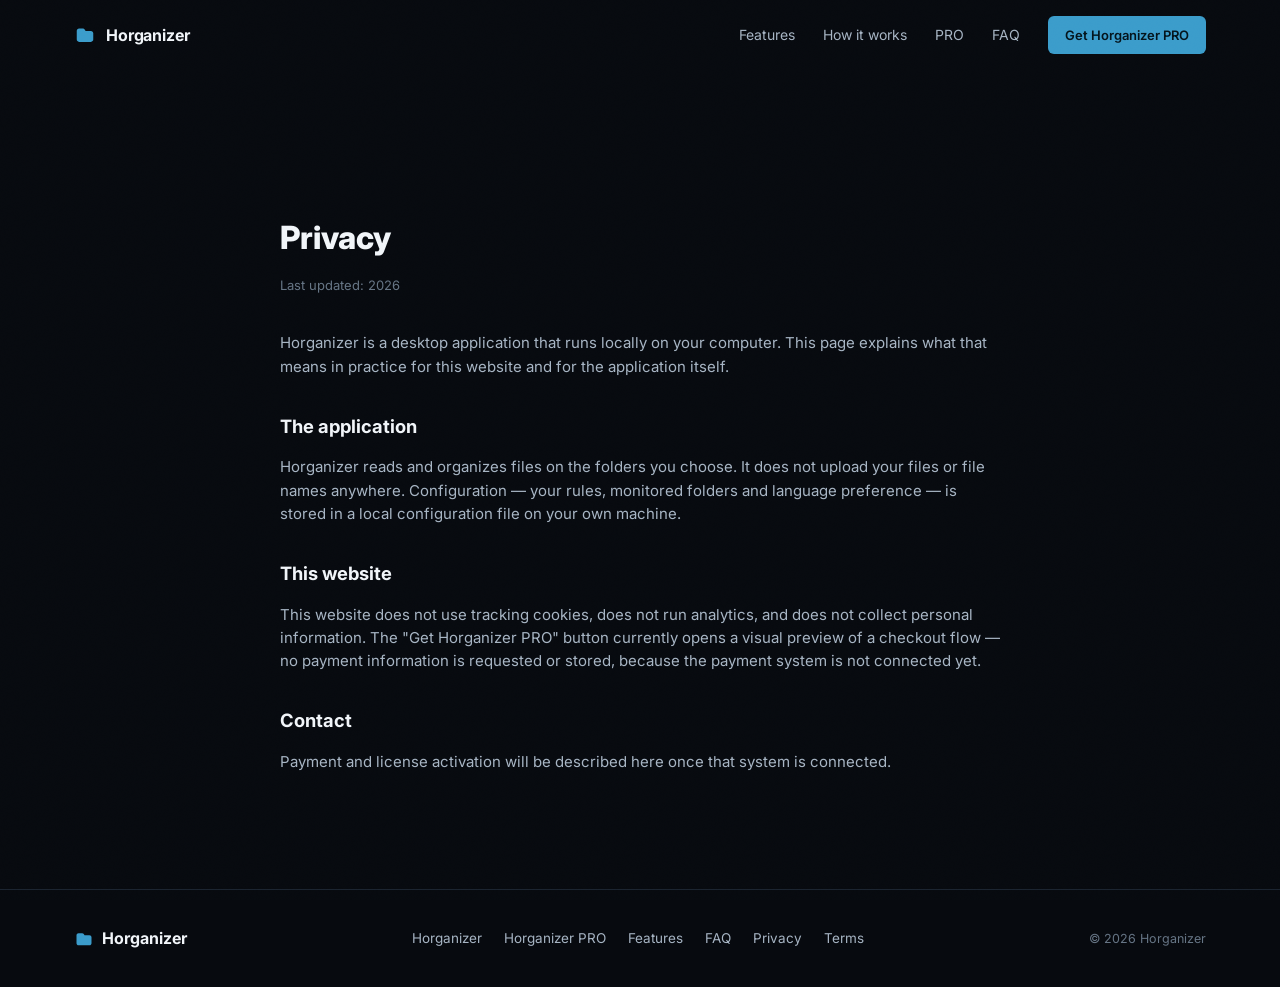
<file: privacy.html>
<!DOCTYPE html>
<html lang="en">
<head>
<meta charset="UTF-8">
<meta name="viewport" content="width=device-width, initial-scale=1.0">
<title>Privacy — Horganizer</title>
<link href="https://fonts.googleapis.com/css2?family=Inter:wght@400;500;600;700;800&family=JetBrains+Mono:wght@400;500;600;700&display=swap" rel="stylesheet">
<link rel="stylesheet" href="https://cdn.jsdelivr.net/npm/@fortawesome/fontawesome-free@6.4.0/css/all.min.css">
<link rel="stylesheet" href="style.css">
<style>
  .legal{ padding: 120px 0 100px; max-width: 720px; }
  .legal h1{ font-size: 2rem; font-weight:800; margin-bottom: 12px; }
  .legal p{ color: var(--text-secondary); font-size: 15px; margin-bottom: 16px; }
  .legal h2{ font-size: 1.15rem; margin: 34px 0 12px; }
  .legal .updated{ color: var(--text-muted); font-size: 13px; margin-bottom: 36px; }
</style>
</head>
<body>
<header class="site-nav" id="siteNav">
  <div class="nav-inner">
    <a href="index.html#top" class="nav-brand">
      <span class="brand-mark" aria-hidden="true"><svg width="22" height="22" viewBox="0 0 24 24" fill="none"><path d="M3 7.5C3 6.12 4.12 5 5.5 5h4.4c.6 0 1.16.28 1.53.75L12.7 7.5H18.5C19.88 7.5 21 8.62 21 10v7c0 1.38-1.12 2.5-2.5 2.5h-13C4.12 19.5 3 18.38 3 17V7.5z" fill="#3B9CCB"/></svg></span>
      <span class="brand-text">Horganizer</span>
    </a>
    <nav class="nav-links" aria-label="Primary">
      <a href="index.html#features">Features</a>
      <a href="index.html#how-it-works">How it works</a>
      <a href="index.html#pro">PRO</a>
      <a href="index.html#faq">FAQ</a>
    </nav>
    <div class="nav-cta"><a href="index.html#pricing" class="btn btn-primary btn-small">Get Horganizer PRO</a></div>
  </div>
</header>

<main class="container legal">
  <h1>Privacy</h1>
  <p class="updated">Last updated: 2026</p>

  <p>Horganizer is a desktop application that runs locally on your computer. This page explains what
    that means in practice for this website and for the application itself.</p>

  <h2>The application</h2>
  <p>Horganizer reads and organizes files on the folders you choose. It does not upload your files or
    file names anywhere. Configuration — your rules, monitored folders and language preference — is
    stored in a local configuration file on your own machine.</p>

  <h2>This website</h2>
  <p>This website does not use tracking cookies, does not run analytics, and does not collect personal
    information. The "Get Horganizer PRO" button currently opens a visual preview of a checkout flow —
    no payment information is requested or stored, because the payment system is not connected yet.</p>

  <h2>Contact</h2>
  <p>Payment and license activation will be described here once that system is connected.</p>
</main>

<footer class="site-footer">
  <div class="container footer-inner">
    <div class="footer-brand">
      <span class="brand-mark" aria-hidden="true"><svg width="20" height="20" viewBox="0 0 24 24" fill="none"><path d="M3 7.5C3 6.12 4.12 5 5.5 5h4.4c.6 0 1.16.28 1.53.75L12.7 7.5H18.5C19.88 7.5 21 8.62 21 10v7c0 1.38-1.12 2.5-2.5 2.5h-13C4.12 19.5 3 18.38 3 17V7.5z" fill="#3B9CCB"/></svg></span>
      <span>Horganizer</span>
    </div>
    <nav class="footer-links">
      <a href="index.html#top">Horganizer</a>
      <a href="index.html#pro">Horganizer PRO</a>
      <a href="index.html#features">Features</a>
      <a href="index.html#faq">FAQ</a>
      <a href="privacy.html">Privacy</a>
      <a href="terms.html">Terms</a>
    </nav>
    <div class="footer-copy">© 2026 Horganizer</div>
  </div>
</footer>
</body>
</html>
</file>
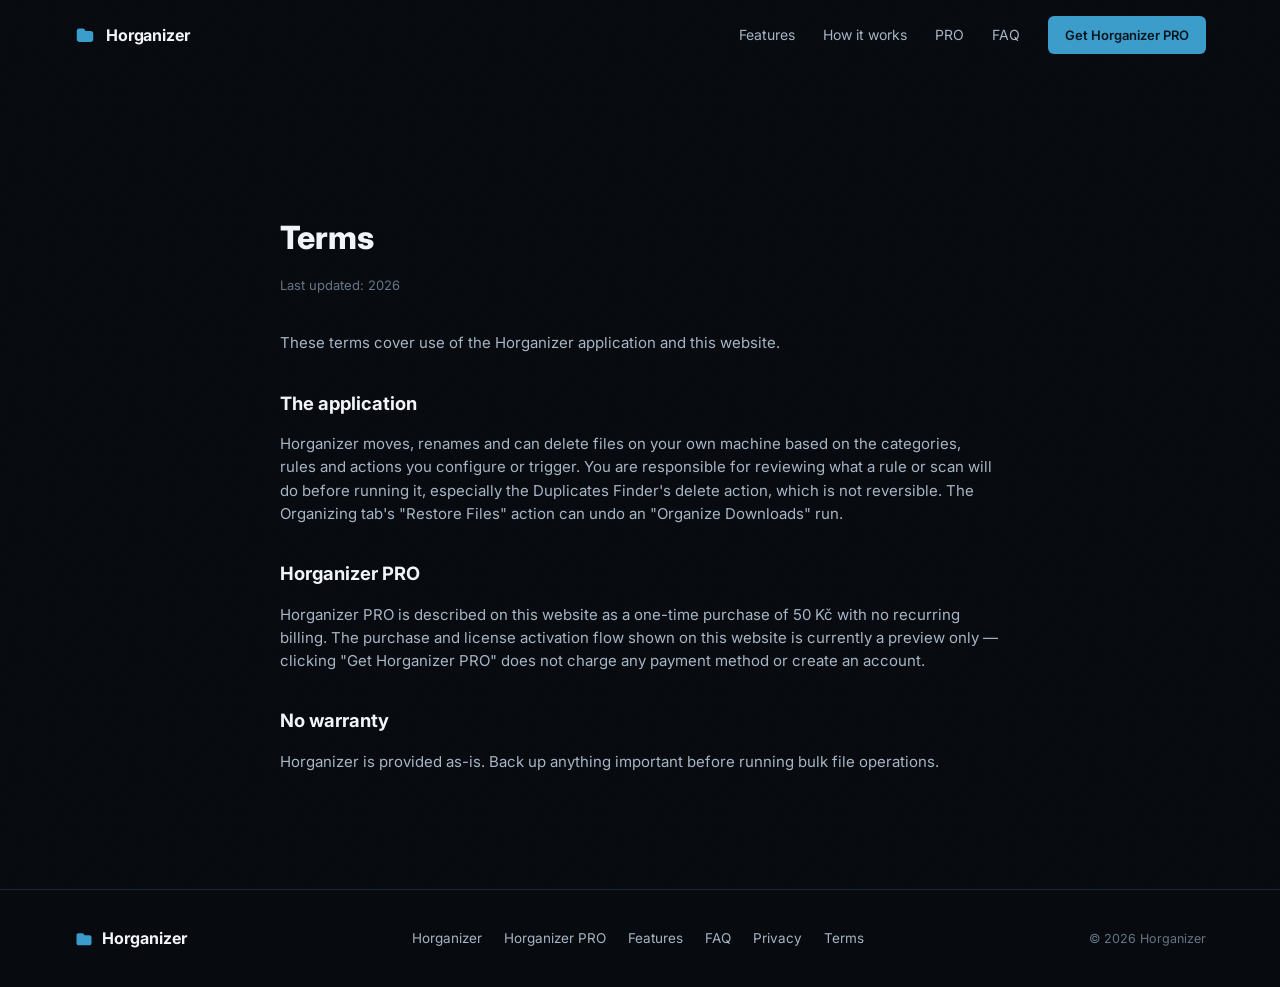
<file: terms.html>
<!DOCTYPE html>
<html lang="en">
<head>
<meta charset="UTF-8">
<meta name="viewport" content="width=device-width, initial-scale=1.0">
<title>Terms — Horganizer</title>
<link href="https://fonts.googleapis.com/css2?family=Inter:wght@400;500;600;700;800&family=JetBrains+Mono:wght@400;500;600;700&display=swap" rel="stylesheet">
<link rel="stylesheet" href="https://cdn.jsdelivr.net/npm/@fortawesome/fontawesome-free@6.4.0/css/all.min.css">
<link rel="stylesheet" href="style.css">
<style>
  .legal{ padding: 120px 0 100px; max-width: 720px; }
  .legal h1{ font-size: 2rem; font-weight:800; margin-bottom: 12px; }
  .legal p{ color: var(--text-secondary); font-size: 15px; margin-bottom: 16px; }
  .legal h2{ font-size: 1.15rem; margin: 34px 0 12px; }
  .legal .updated{ color: var(--text-muted); font-size: 13px; margin-bottom: 36px; }
</style>
</head>
<body>
<header class="site-nav" id="siteNav">
  <div class="nav-inner">
    <a href="index.html#top" class="nav-brand">
      <span class="brand-mark" aria-hidden="true"><svg width="22" height="22" viewBox="0 0 24 24" fill="none"><path d="M3 7.5C3 6.12 4.12 5 5.5 5h4.4c.6 0 1.16.28 1.53.75L12.7 7.5H18.5C19.88 7.5 21 8.62 21 10v7c0 1.38-1.12 2.5-2.5 2.5h-13C4.12 19.5 3 18.38 3 17V7.5z" fill="#3B9CCB"/></svg></span>
      <span class="brand-text">Horganizer</span>
    </a>
    <nav class="nav-links" aria-label="Primary">
      <a href="index.html#features">Features</a>
      <a href="index.html#how-it-works">How it works</a>
      <a href="index.html#pro">PRO</a>
      <a href="index.html#faq">FAQ</a>
    </nav>
    <div class="nav-cta"><a href="index.html#pricing" class="btn btn-primary btn-small">Get Horganizer PRO</a></div>
  </div>
</header>

<main class="container legal">
  <h1>Terms</h1>
  <p class="updated">Last updated: 2026</p>

  <p>These terms cover use of the Horganizer application and this website.</p>

  <h2>The application</h2>
  <p>Horganizer moves, renames and can delete files on your own machine based on the categories,
    rules and actions you configure or trigger. You are responsible for reviewing what a rule or
    scan will do before running it, especially the Duplicates Finder's delete action, which is not
    reversible. The Organizing tab's "Restore Files" action can undo an "Organize Downloads" run.</p>

  <h2>Horganizer PRO</h2>
  <p>Horganizer PRO is described on this website as a one-time purchase of 50 Kč with no recurring
    billing. The purchase and license activation flow shown on this website is currently a preview
    only — clicking "Get Horganizer PRO" does not charge any payment method or create an account.</p>

  <h2>No warranty</h2>
  <p>Horganizer is provided as-is. Back up anything important before running bulk file operations.</p>
</main>

<footer class="site-footer">
  <div class="container footer-inner">
    <div class="footer-brand">
      <span class="brand-mark" aria-hidden="true"><svg width="20" height="20" viewBox="0 0 24 24" fill="none"><path d="M3 7.5C3 6.12 4.12 5 5.5 5h4.4c.6 0 1.16.28 1.53.75L12.7 7.5H18.5C19.88 7.5 21 8.62 21 10v7c0 1.38-1.12 2.5-2.5 2.5h-13C4.12 19.5 3 18.38 3 17V7.5z" fill="#3B9CCB"/></svg></span>
      <span>Horganizer</span>
    </div>
    <nav class="footer-links">
      <a href="index.html#top">Horganizer</a>
      <a href="index.html#pro">Horganizer PRO</a>
      <a href="index.html#features">Features</a>
      <a href="index.html#faq">FAQ</a>
      <a href="privacy.html">Privacy</a>
      <a href="terms.html">Terms</a>
    </nav>
    <div class="footer-copy">© 2026 Horganizer</div>
  </div>
</footer>
</body>
</html>
</file>
<file: style.css>
/* ==========================================================================
   Horganizer — marketing site styles
   Design system based on the actual app's dark premium theme:
   bg #070A0F, card #0F141C, border #263241, accent #3B9CCB
   ========================================================================== */

:root{
  --bg: #070A0F;
  --bg-raised: #0B0F16;
  --card-bg: #0F141C;
  --card-hover: #171E29;
  --card-border: #263241;
  --card-border-soft: #1B2430;

  --accent: #3B9CCB;
  --accent-hover: #2F86B3;
  --accent-soft: rgba(59,156,203,0.12);
  --accent-soft-strong: rgba(59,156,203,0.2);

  --text-primary: #F1F5F9;
  --text-secondary: #A7B5C4;
  --text-muted: #667585;

  --success: #35B875;
  --warning: #E0A83B;
  --danger: #E05260;
  --danger-bg: #2B151A;
  --danger-hover: #4A1D24;
  --danger-text: #F08A94;

  --radius-sm: 6px;
  --radius-md: 10px;
  --radius-lg: 16px;

  --font-ui: "Inter", "Segoe UI", sans-serif;
  --font-mono: "JetBrains Mono", "Consolas", monospace;

  --shadow-card: 0 8px 24px -8px rgba(0,0,0,0.55);
  --shadow-elevated: 0 24px 60px -20px rgba(0,0,0,0.7);
}

*{ box-sizing: border-box; }
html{ scroll-behavior: smooth; }
body{
  margin:0;
  background: var(--bg);
  color: var(--text-primary);
  font-family: var(--font-ui);
  -webkit-font-smoothing: antialiased;
  line-height: 1.55;
}
img{ max-width:100%; display:block; }
a{ color:inherit; text-decoration:none; }
ul{ list-style:none; margin:0; padding:0; }
button{ font-family:inherit; cursor:pointer; }

.container{
  width:100%;
  max-width:1180px;
  margin:0 auto;
  padding: 0 24px;
}

/* subtle grain overlay for texture without being loud */
body::before{
  content:"";
  position:fixed;
  inset:0;
  pointer-events:none;
  z-index: 9999;
  opacity: 0.025;
  background-image: url("data:image/svg+xml,%3Csvg xmlns='http://www.w3.org/2000/svg' width='120' height='120'%3E%3Cfilter id='n'%3E%3CfeTurbulence type='fractalNoise' baseFrequency='0.9' numOctaves='2' stitchTiles='stitch'/%3E%3C/filter%3E%3Crect width='100%25' height='100%25' filter='url(%23n)'/%3E%3C/svg%3E");
  mix-blend-mode: overlay;
}

/* ---------------- Buttons ---------------- */
.btn{
  display:inline-flex;
  align-items:center;
  justify-content:center;
  gap:8px;
  font-weight:600;
  font-size:14px;
  border-radius: var(--radius-sm);
  border:1px solid transparent;
  padding: 11px 20px;
  transition: transform .15s ease, background-color .15s ease, border-color .15s ease, box-shadow .15s ease;
  white-space:nowrap;
}
.btn-primary{
  background: var(--accent);
  color:#04141c;
}
.btn-primary:hover{
  background: var(--accent-hover);
  transform: translateY(-1px);
  box-shadow: 0 8px 20px -6px rgba(59,156,203,0.45);
}
.btn-ghost{
  background: transparent;
  border-color: var(--card-border);
  color: var(--text-primary);
}
.btn-ghost:hover{
  border-color: var(--accent);
  background: var(--accent-soft);
  transform: translateY(-1px);
}
.btn-large{ padding: 14px 26px; font-size:15px; }
.btn-small{ padding: 8px 16px; font-size:13px; }
.btn-full{ width:100%; }

/* ---------------- Nav ---------------- */
.site-nav{
  position: sticky;
  top:0;
  z-index: 500;
  border-bottom: 1px solid transparent;
  transition: background-color .25s ease, border-color .25s ease, backdrop-filter .25s ease;
}
.site-nav.scrolled{
  background: rgba(7,10,15,0.82);
  backdrop-filter: blur(14px);
  border-bottom-color: var(--card-border-soft);
}
.nav-inner{
  max-width:1180px;
  margin:0 auto;
  padding: 16px 24px;
  display:flex;
  align-items:center;
  gap: 28px;
}
.nav-brand{
  display:flex;
  align-items:center;
  gap:10px;
  font-weight:700;
  font-size:16px;
  letter-spacing: -0.01em;
  margin-right:auto;
}
.brand-mark{ display:inline-flex; }
.nav-links{
  display:flex;
  align-items:center;
  gap: 28px;
  font-size:14px;
  color: var(--text-secondary);
}
.nav-links a{ transition: color .15s ease; }
.nav-links a:hover{ color: var(--text-primary); }
.nav-cta{ display:flex; }
.nav-burger{
  display:none;
  flex-direction:column;
  gap:5px;
  background:none;
  border:none;
  padding:6px;
}
.nav-burger span{
  width:20px; height:2px; background: var(--text-primary); border-radius:2px;
}
.nav-mobile{
  display:none;
  flex-direction:column;
  gap:18px;
  padding: 8px 24px 22px;
  border-bottom: 1px solid var(--card-border-soft);
  background: rgba(7,10,15,0.96);
}
.nav-mobile.open{ display:flex; }
.nav-mobile a{ color: var(--text-secondary); font-size:15px; }
.nav-mobile .btn{ margin-top:6px; }

/* ---------------- Hero ---------------- */
.hero{
  position:relative;
  padding: 96px 0 90px;
  overflow:hidden;
}
.hero-grid{
  position:absolute;
  inset:0;
  background-image:
    linear-gradient(to right, rgba(255,255,255,0.025) 1px, transparent 1px),
    linear-gradient(to bottom, rgba(255,255,255,0.025) 1px, transparent 1px);
  background-size: 64px 64px;
  mask-image: radial-gradient(ellipse 70% 60% at 50% 0%, black 20%, transparent 75%);
  pointer-events:none;
}
.hero-inner{
  position:relative;
  display:grid;
  grid-template-columns: 1.05fr 0.95fr;
  gap: 56px;
  align-items:center;
}
.eyebrow{
  display:inline-flex;
  align-items:center;
  gap:8px;
  font-size:13px;
  font-weight:600;
  color: var(--text-secondary);
  border:1px solid var(--card-border);
  background: var(--card-bg);
  padding: 6px 12px;
  border-radius: 999px;
  margin: 0 0 22px;
}
.eyebrow .dot{
  width:6px; height:6px; border-radius:50%;
  background: var(--accent);
  box-shadow: 0 0 0 3px var(--accent-soft);
}
.hero h1{
  font-size: clamp(2.4rem, 4.6vw, 3.6rem);
  line-height: 1.08;
  letter-spacing: -0.02em;
  margin: 0 0 20px;
  font-weight: 800;
}
.hero-sub{
  color: var(--text-secondary);
  font-size: 17px;
  max-width: 520px;
  margin: 0 0 30px;
}
.hero-actions{
  display:flex;
  gap:14px;
  flex-wrap:wrap;
  margin-bottom: 30px;
}
.hero-meta{
  display:flex;
  flex-direction:column;
  gap:10px;
  font-size:13.5px;
  color: var(--text-muted);
}
.hero-meta li{ display:flex; align-items:center; gap:8px; }
.hero-meta i{ color: var(--success); }

/* Hero mini window mock */
.hero-visual{ position:relative; }
.mini-window{
  background: var(--card-bg);
  border: 1px solid var(--card-border);
  border-radius: var(--radius-lg);
  box-shadow: var(--shadow-elevated);
  overflow:hidden;
  transform: perspective(1200px) rotateY(-3deg) rotateX(1deg);
}
.mini-titlebar{
  display:flex;
  align-items:center;
  gap:8px;
  padding: 10px 14px;
  background: var(--bg-raised);
  border-bottom:1px solid var(--card-border);
}
.mini-dot{ width:9px; height:9px; border-radius:50%; background: var(--card-border); }
.mini-title{
  margin-left:8px;
  font-size:12px;
  color: var(--text-muted);
  font-weight:600;
}
.mini-header{
  display:flex;
  justify-content:space-between;
  align-items:flex-start;
  padding: 16px 18px 10px;
}
.mini-h1{ font-weight:700; font-size:16px; }
.mini-h2{ font-size:11.5px; color: var(--text-secondary); margin-top:2px; }
.mini-badge{
  display:flex; align-items:center; gap:6px;
  font-size:10px; font-weight:700; color: var(--text-secondary);
  border:1px solid var(--card-border); border-radius:999px; padding:5px 10px;
  white-space:nowrap;
}
.badge-dot{ width:6px; height:6px; border-radius:50%; background: var(--accent); }
.mini-tabs{
  display:flex; gap:4px; padding: 4px 14px; flex-wrap:wrap;
}
.mini-tab{
  font-size:11px; padding:6px 10px; border-radius:6px; color: var(--text-secondary);
}
.mini-tab.active{ background: var(--accent); color:#04141c; font-weight:700; }
.mini-body{ padding: 14px 18px 20px; display:flex; flex-direction:column; gap:12px; }
.mini-card{
  display:flex; gap:12px; align-items:center;
  background: var(--bg-raised); border:1px solid var(--card-border-soft);
  border-radius:8px; padding:12px;
}
.mini-icon{ color: var(--accent); font-size:16px; }
.mini-card-title{ font-size:12.5px; font-weight:700; }
.mini-card-sub{ font-size:10.5px; color: var(--text-muted); margin-top:2px; }
.mini-actions{ display:flex; gap:8px; }
.mini-btn{
  font-size:11px; font-weight:600; padding:8px 12px; border-radius:6px;
  background: var(--bg-raised); border:1px solid var(--card-border); color: var(--text-primary);
}
.mini-btn-primary{ background: var(--accent); color:#04141c; border-color: var(--accent); }
.mini-progress{
  height:6px; border-radius:4px; background: var(--card-border); overflow:hidden;
}
.mini-progress-fill{
  height:100%; width:0%; background: var(--accent); border-radius:4px;
  transition: width 1.4s ease;
}
.mini-status{ font-size:11px; color: var(--text-secondary); }

/* ---------------- Section shared ---------------- */
section{ padding: 100px 0; }
.section-eyebrow{
  font-size:12.5px;
  font-weight:700;
  letter-spacing:0.08em;
  text-transform:uppercase;
  color: var(--accent);
  margin: 0 0 14px;
}
.section-title{
  font-size: clamp(1.7rem, 3vw, 2.3rem);
  font-weight:800;
  letter-spacing:-0.015em;
  margin: 0 0 16px;
  max-width: 720px;
}
.section-sub{
  color: var(--text-secondary);
  font-size:16px;
  max-width: 620px;
  margin: 0 0 48px;
}

/* ---------------- App Showcase ---------------- */
.showcase{ background: var(--bg-raised); border-top:1px solid var(--card-border-soft); border-bottom:1px solid var(--card-border-soft); }
.app-window{
  background: var(--card-bg);
  border: 1px solid var(--card-border);
  border-radius: var(--radius-lg);
  box-shadow: var(--shadow-elevated);
  overflow:hidden;
  max-width: 980px;
  margin: 0 auto;
}
.app-titlebar{
  display:flex; justify-content:space-between; align-items:center;
  padding: 10px 16px;
  background: #0A0F15;
  border-bottom: 1px solid var(--card-border);
}
.tb-left{ display:flex; align-items:center; gap:8px; font-size:12.5px; color: var(--text-secondary); font-weight:600; }
.tb-icon{ color: var(--accent); }
.tb-right{ display:flex; gap:14px; color: var(--text-muted); font-size:12px; }
.tb-close:hover{ color: var(--danger); }

.app-header{
  display:flex; justify-content:space-between; align-items:flex-start;
  padding: 18px 22px 14px;
  border-bottom: 1px solid var(--card-border-soft);
}
.app-title{ font-size:19px; font-weight:800; }
.app-subtitle{ font-size:12.5px; color: var(--text-secondary); margin-top:3px; }
.app-header-right{ display:flex; align-items:center; gap:14px; }
.lang-select{
  display:flex; align-items:center; gap:6px;
  font-size:11.5px; color: var(--text-secondary);
  border:1px solid var(--card-border); border-radius:8px; padding:7px 10px;
}
.version-badge{
  display:flex; align-items:center; gap:6px;
  font-size:10.5px; font-weight:700; color: var(--text-secondary);
  border:1px solid var(--card-border); border-radius:999px; padding:6px 12px;
  white-space:nowrap;
}

.app-tabbar{
  display:flex; gap:6px; padding: 12px 22px 0; flex-wrap:wrap;
  border-bottom: 1px solid var(--card-border-soft);
}
.app-tab{
  background:none; border:none; color: var(--text-secondary);
  font-size:13px; font-weight:600; padding: 10px 16px; border-radius: 8px 8px 0 0;
  transition: color .15s ease, background-color .15s ease;
  margin-bottom:-1px;
}
.app-tab:hover{ color: var(--text-primary); }
.app-tab.active{
  background: var(--bg-raised);
  color: var(--text-primary);
  border-bottom: 2px solid var(--accent);
}

.app-content{ padding: 22px; min-height: 380px; }
.app-panel{ display:none; flex-direction:column; gap:14px; animation: fadeIn .35s ease; }
.app-panel.active{ display:flex; }
@keyframes fadeIn{ from{ opacity:0; transform:translateY(6px);} to{ opacity:1; transform:translateY(0);} }

.panel-card{
  background: var(--bg-raised);
  border: 1px solid var(--card-border-soft);
  border-radius: 10px;
  padding: 16px;
}
.panel-card-row{ display:flex; align-items:center; gap:14px; }
.panel-icon{
  width:38px; height:38px; border-radius:8px; background: var(--accent);
  display:flex; align-items:center; justify-content:center; color:#04141c; font-size:15px; flex-shrink:0;
}
.panel-card-title{ font-size:13.5px; font-weight:700; }
.panel-card-sub{ font-size:11.5px; color: var(--text-muted); margin-top:3px; }
.panel-label{ font-size:11.5px; font-weight:700; color: var(--text-secondary); margin-bottom:10px; text-transform:uppercase; letter-spacing:.03em; }
.panel-sub{ font-size:12.5px; color: var(--text-secondary); margin:0; }

.panel-row-buttons{ display:flex; gap:10px; flex-wrap:wrap; align-items:center; }
.panel-toolbar{ padding-top:2px; }
.ui-btn{
  display:inline-flex; align-items:center; gap:7px;
  font-size:12px; font-weight:600; color: var(--text-primary);
  background: var(--card-border); border:1px solid var(--card-border);
  padding: 9px 14px; border-radius:7px;
  transition: background-color .15s ease;
}
.ui-btn:hover{ background:#373c4a; }
.ui-btn-primary{ background: var(--accent); border-color: var(--accent); color:#04141c; }
.ui-btn-primary:hover{ background: var(--accent-hover); }
.ui-btn-danger{ background: var(--danger-bg); border-color: var(--danger-bg); color: var(--danger-text); }
.ui-btn-danger:hover{ background: var(--danger-hover); }
.ui-btn-disabled{ opacity:.45; pointer-events:none; }

.progress-track{
  height:8px; border-radius:4px; background: var(--card-border); overflow:hidden; margin-bottom:10px;
}
.progress-fill{
  height:100%; width:0%; background: var(--accent); border-radius:4px;
  transition: width 1.6s ease;
}
.panel-status{ font-size:12px; color: var(--text-secondary); }

.panel-table-card{ padding:10px; overflow-x:auto; }
.ui-table{ width:100%; border-collapse: collapse; font-size:12.5px; }
.ui-table thead th{
  text-align:left; font-size:10.5px; text-transform:uppercase; letter-spacing:.04em;
  color: var(--text-muted); padding: 10px 12px; border-bottom:1px solid var(--card-border-soft);
}
.ui-table tbody td{ padding: 10px 12px; border-bottom:1px solid var(--card-border-soft); color: var(--text-secondary); }
.ui-table tbody tr:last-child td{ border-bottom:none; }
.ui-table .row-selected td{ background: rgba(59,156,203,0.08); color: var(--text-primary); }
.ui-table .indent{ padding-left: 26px; color: var(--text-primary); }
.group-row td{ font-weight:700; color: var(--text-secondary); background: var(--card-bg); font-size:11.5px; }
.mono-cell{ font-family: var(--font-mono); font-size:11.5px; color: var(--text-muted); }

.status-pill{ font-size:10.5px; font-weight:700; padding:4px 10px; border-radius:999px; }
.status-on{ background: rgba(53,184,117,0.14); color: var(--success); }
.status-off{ background: rgba(102,117,133,0.16); color: var(--text-muted); }

.pill{
  display:flex; align-items:center; gap:8px;
  font-size:11px; font-weight:700; padding:7px 12px; border-radius:999px;
  border:1px solid var(--card-border); background: var(--bg);
}
.pill-active{ color: var(--success); }
.pill-dot{ width:7px; height:7px; border-radius:50%; background: var(--success); }

.fake-input{
  flex:1; min-width:200px; background: var(--bg); border:1px solid var(--card-border);
  border-radius:7px; padding:10px 14px; font-size:12px; color: var(--text-secondary); font-family: var(--font-mono);
}
.investigate-report pre{
  margin:0; font-family: var(--font-mono); font-size:12px; color: var(--text-secondary);
  white-space:pre-wrap; line-height:1.7;
}
.investigate-report pre::first-line{ color: var(--text-primary); font-weight:700; }

/* ---------------- Problem / Before-After ---------------- */
.ba-grid{
  display:grid;
  grid-template-columns: 1fr auto 1fr;
  gap: 24px;
  align-items:center;
  margin-top: 20px;
}
.ba-card{
  background: var(--card-bg);
  border:1px solid var(--card-border);
  border-radius: var(--radius-lg);
  padding: 22px;
}
.ba-head{
  display:flex; align-items:center; gap:10px;
  font-weight:700; font-size:14.5px; margin-bottom:16px;
}
.ba-before .ba-head{ color: var(--text-secondary); }
.ba-after .ba-head{ color: var(--accent); }
.ba-list{ display:flex; flex-direction:column; gap:10px; font-size:13px; color: var(--text-muted); font-family: var(--font-mono); }
.ba-list-tree{ font-family: var(--font-ui); color: var(--text-secondary); }
.ba-list-tree li{ display:flex; align-items:center; gap:10px; }
.ba-list-tree i{ color: var(--accent); }
.ba-list-tree span{ margin-left:auto; font-size:11.5px; color: var(--text-muted); font-family: var(--font-mono); }
.ba-tag{
  display:inline-block; margin-top:18px; font-size:11.5px; font-weight:700;
  padding:6px 12px; border-radius:999px;
}
.ba-tag-bad{ background: rgba(224,82,96,0.12); color: var(--danger-text); }
.ba-tag-good{ background: rgba(53,184,117,0.14); color: var(--success); }
.ba-arrow{ color: var(--accent); font-size:22px; text-align:center; }

/* ---------------- Features ---------------- */
.feature-row{
  display:grid;
  grid-template-columns: 0.9fr 1.1fr;
  gap: 56px;
  align-items:center;
  padding: 56px 0;
  border-bottom: 1px solid var(--card-border-soft);
}
.feature-row:first-of-type{ padding-top: 8px; }
.feature-row:last-of-type{ border-bottom:none; }
.feature-row-reverse{ direction: rtl; }
.feature-row-reverse > *{ direction: ltr; }
.feature-num{
  display:inline-block; font-family: var(--font-mono); color: var(--accent);
  font-size:13px; font-weight:700; margin-bottom:10px;
}
.feature-copy h3{ font-size: 26px; font-weight:800; margin: 0 0 14px; letter-spacing:-0.01em; }
.feature-copy p{ color: var(--text-secondary); font-size:15px; margin: 0 0 10px; max-width: 460px; }
.feature-note{ font-size:13.5px; color: var(--text-muted); }
.feature-visual{
  background: var(--card-bg);
  border:1px solid var(--card-border);
  border-radius: var(--radius-lg);
  padding: 24px;
  min-height: 200px;
  display:flex;
  align-items:center;
  justify-content:center;
}

/* Feature 1 visual */
.category-flow{ display:flex; align-items:center; gap:16px; flex-wrap:wrap; justify-content:center; width:100%; }
.flow-file{
  display:flex; align-items:center; gap:8px; font-size:12.5px;
  background: var(--bg-raised); border:1px solid var(--card-border-soft);
  border-radius:8px; padding: 10px 14px; color: var(--text-secondary);
}
.flow-file i{ color: var(--accent); }
.flow-arrow{ color: var(--accent); font-size:18px; }
.flow-folders{ display:flex; flex-direction:column; gap:8px; }
.chip{
  display:flex; align-items:center; gap:8px; font-size:12px; font-weight:600;
  background: var(--accent-soft); color: var(--accent); border:1px solid var(--accent-soft-strong);
  padding: 8px 12px; border-radius:999px;
}

/* Feature 2 visual */
.rule-builder{
  width:100%; background: var(--bg-raised); border:1px solid var(--card-border-soft);
  border-radius:10px; padding: 20px; font-family: var(--font-mono); font-size:13px;
}
.rule-line{ margin-bottom:8px; color: var(--text-secondary); }
.rule-line .kw{ color: var(--accent); font-weight:700; }
.rule-line .op{ color: var(--text-muted); }
.rule-line .val, .rule-line .dest{ color: var(--text-primary); }
.rule-divider{ height:1px; background: var(--card-border-soft); margin: 14px 0; }
.rule-toggle{
  display:flex; align-items:center; justify-content:space-between; margin-top:16px;
  font-family: var(--font-ui); font-size:12px; color: var(--text-secondary); font-weight:600;
}
.toggle{ width:34px; height:18px; border-radius:999px; background: var(--card-border); position:relative; }
.toggle.on{ background: var(--accent); }
.toggle.on::after{ content:""; position:absolute; right:2px; top:2px; width:14px; height:14px; border-radius:50%; background:#04141c; }

/* Feature 3 visual */
.monitor-timeline{ display:flex; flex-direction:column; gap:0; width:100%; max-width:320px; margin:0 auto; }
.tl-step{
  display:flex; align-items:center; gap:12px; font-size:12.5px; font-weight:700;
  color: var(--text-muted); padding: 10px 0; letter-spacing:.03em;
  transition: color .3s ease;
}
.tl-dot{
  width:12px; height:12px; border-radius:50%; border:2px solid var(--card-border);
  transition: border-color .3s ease, background-color .3s ease, box-shadow .3s ease;
  flex-shrink:0;
}
.tl-connector{ width:2px; height:24px; background: var(--card-border-soft); margin-left:5px; }
.tl-step.active{ color: var(--text-primary); }
.tl-step.active .tl-dot{ border-color: var(--accent); background: var(--accent); box-shadow: 0 0 0 4px var(--accent-soft); }
.tl-step.done .tl-dot{ border-color: var(--success); background: var(--success); }
.tl-step.done{ color: var(--text-secondary); }

/* Feature 4 visual */
.dup-card{
  width:100%; background: var(--bg-raised); border:1px solid var(--card-border-soft);
  border-radius:10px; padding:18px;
}
.dup-card-head{
  display:flex; justify-content:space-between; font-size:12.5px; font-weight:700; color: var(--text-secondary);
  margin-bottom:12px;
}
.dup-card-head span{ color: var(--text-muted); font-weight:600; }
.dup-card-row{
  display:flex; align-items:center; gap:10px; font-size:12.5px; color: var(--text-primary);
  padding: 8px 0; border-bottom:1px solid var(--card-border-soft);
}
.dup-card-row i{ color: var(--accent); }
.dup-card-row span{ margin-left:auto; }
.dup-card-hash{ margin-top:12px; font-size:11.5px; color: var(--text-muted); }
.dup-card-hash span{ color: var(--accent); font-family: var(--font-mono); }

/* Feature 5 visual */
.inspect-card{ width:100%; background: var(--bg-raised); border:1px solid var(--card-border-soft); border-radius:10px; padding: 6px 18px; }
.inspect-row{
  display:flex; justify-content:space-between; gap:16px; padding: 12px 0; border-bottom:1px solid var(--card-border-soft);
  font-size:12.5px;
}
.inspect-row:last-child{ border-bottom:none; }
.inspect-row span:first-child{ color: var(--text-muted); font-weight:600; }
.inspect-row span:last-child{ color: var(--text-primary); text-align:right; }
.warn-text{ color: var(--warning) !important; }

/* ---------------- Pipeline ---------------- */
.pipeline{ background: var(--bg-raised); border-top:1px solid var(--card-border-soft); border-bottom:1px solid var(--card-border-soft); text-align:center; }
.pipeline .section-title, .pipeline .section-eyebrow{ margin-left:auto; margin-right:auto; text-align:center; }
.pipeline-flow{
  display:flex; align-items:center; justify-content:center; gap: 6px; flex-wrap:wrap; margin-top: 40px;
}
.pipe-step{
  display:flex; flex-direction:column; align-items:center; gap:10px;
  background: var(--card-bg); border:1px solid var(--card-border);
  border-radius: 12px; padding: 22px 26px; min-width:120px;
  transition: transform .2s ease, border-color .2s ease;
}
.pipe-step:hover{ transform: translateY(-3px); border-color: var(--accent); }
.pipe-step i{ font-size:20px; color: var(--accent); }
.pipe-step span{ font-size:13px; font-weight:700; }
.pipe-line{ width:34px; height:2px; background: var(--card-border); }

/* ---------------- PRO section ---------------- */
.pro-inner{ display:grid; grid-template-columns: 1fr 1fr; gap: 56px; align-items:center; }
.pro-checklist{ display:flex; flex-direction:column; gap:14px; margin: 28px 0 34px; }
.pro-checklist li{ display:flex; align-items:center; gap:10px; font-size:15px; color: var(--text-secondary); }
.pro-checklist i{ color: var(--success); background: rgba(53,184,117,0.12); border-radius:50%; width:20px; height:20px; display:flex; align-items:center; justify-content:center; font-size:11px; flex-shrink:0; }
.pro-visual{ display:flex; justify-content:center; }
.pro-window{
  width:100%; max-width:380px; background: var(--card-bg); border:1px solid var(--card-border);
  border-radius: var(--radius-lg); padding: 10px; box-shadow: var(--shadow-card);
}
.pro-window-row{
  display:flex; align-items:center; gap:12px; padding: 16px 14px; font-size:14px; font-weight:600;
  border-bottom:1px solid var(--card-border-soft); color: var(--text-primary);
}
.pro-window-row:last-child{ border-bottom:none; }
.pro-window-row i:first-child{ color: var(--accent); width:20px; }
.check-ok{ margin-left:auto; color: var(--success); }

/* ---------------- Pricing ---------------- */
.pricing-card{
  max-width: 460px; margin: 0 auto;
  background: linear-gradient(180deg, var(--card-bg), var(--bg-raised));
  border: 1px solid var(--card-border);
  border-radius: var(--radius-lg);
  padding: 40px 36px;
  box-shadow: var(--shadow-elevated);
  position:relative;
}
.pricing-card::before{
  content:"";
  position:absolute; top:0; left:24px; right:24px; height:1px;
  background: linear-gradient(to right, transparent, var(--accent), transparent);
  opacity:.6;
}
.pricing-head{ text-align:center; margin-bottom: 28px; }
.pricing-kicker{ font-size:12px; font-weight:700; letter-spacing:.08em; color: var(--accent); }
.pricing-amount{ margin: 14px 0 6px; }
.pricing-amount .amount{ font-size:52px; font-weight:800; }
.pricing-amount .currency{ font-size:22px; font-weight:700; color: var(--text-secondary); margin-left:6px; }
.pricing-type{ font-size:11.5px; color: var(--text-muted); letter-spacing:.05em; }
.pricing-list{ display:flex; flex-direction:column; gap:14px; margin: 0 0 30px; }
.pricing-list li{ display:flex; align-items:flex-start; gap:10px; font-size:14px; color: var(--text-secondary); }
.pricing-list i{ color: var(--success); margin-top:3px; flex-shrink:0; }
.pricing-note{ text-align:center; font-size:12px; color: var(--text-muted); margin: 16px 0 0; }

/* ---------------- Why ---------------- */
.why-grid{ display:grid; grid-template-columns: repeat(3, 1fr); gap: 20px; }
.why-card{
  background: var(--card-bg); border:1px solid var(--card-border);
  border-radius: var(--radius-md); padding: 26px;
  transition: border-color .2s ease, transform .2s ease;
}
.why-card:hover{ border-color: var(--accent); transform: translateY(-2px); }
.why-card i{ color: var(--accent); font-size:20px; margin-bottom:14px; }
.why-card h4{ font-size:15.5px; margin:0 0 8px; }
.why-card p{ font-size:13.5px; color: var(--text-secondary); margin:0; }

/* ---------------- FAQ ---------------- */
.faq-list{ max-width: 760px; }
.faq-item{
  border-bottom: 1px solid var(--card-border-soft);
}
.faq-q{
  width:100%; display:flex; justify-content:space-between; align-items:center;
  background:none; border:none; color: var(--text-primary);
  font-size:15.5px; font-weight:600; text-align:left; padding: 20px 0;
}
.faq-q i{ color: var(--text-muted); transition: transform .25s ease; flex-shrink:0; margin-left:16px; }
.faq-item.open .faq-q i{ transform: rotate(180deg); color: var(--accent); }
.faq-a{
  max-height:0; overflow:hidden; transition: max-height .3s ease;
}
.faq-a p{ color: var(--text-secondary); font-size:14.5px; margin: 0 0 20px; max-width: 640px; }
.faq-item.open .faq-a{ max-height: 240px; }

/* ---------------- Final CTA ---------------- */
.final-cta{ text-align:center; padding: 110px 0; }
.final-cta h2{ font-size: clamp(1.9rem, 4vw, 2.6rem); font-weight:800; margin: 0 0 32px; letter-spacing:-0.02em; }

/* ---------------- Footer ---------------- */
.site-footer{ border-top: 1px solid var(--card-border-soft); padding: 36px 0; }
.footer-inner{ display:flex; align-items:center; justify-content:space-between; gap: 24px; flex-wrap:wrap; }
.footer-brand{ display:flex; align-items:center; gap:8px; font-weight:700; }
.footer-links{ display:flex; gap: 22px; font-size:13.5px; color: var(--text-secondary); flex-wrap:wrap; }
.footer-links a:hover{ color: var(--text-primary); }
.footer-copy{ font-size:12.5px; color: var(--text-muted); }

/* ---------------- Modal ---------------- */
.modal-overlay{
  position:fixed; inset:0; background: rgba(4,6,10,0.72);
  display:flex; align-items:center; justify-content:center;
  opacity:0; visibility:hidden; transition: opacity .25s ease, visibility .25s ease;
  z-index: 1000; padding: 20px;
  backdrop-filter: blur(4px);
}
.modal-overlay.open{ opacity:1; visibility:visible; }
.modal-card{
  width:100%; max-width: 420px; background: var(--card-bg); border:1px solid var(--card-border);
  border-radius: var(--radius-lg); padding: 34px; position:relative;
  box-shadow: var(--shadow-elevated);
  transform: translateY(12px) scale(.98); transition: transform .25s ease;
}
.modal-overlay.open .modal-card{ transform: translateY(0) scale(1); }
.modal-close{
  position:absolute; top:16px; right:16px; background:none; border:none; color: var(--text-muted);
  font-size:16px; padding:6px;
}
.modal-close:hover{ color: var(--text-primary); }
.modal-kicker{ font-size:11px; font-weight:700; letter-spacing:.08em; color: var(--accent); margin-bottom:10px; }
.modal-card h3{ font-size:22px; margin: 0 0 16px; }
.modal-price{ display:flex; align-items:baseline; gap:8px; margin-bottom:22px; }
.modal-price .amount{ font-size:34px; font-weight:800; }
.modal-price .currency{ font-size:16px; font-weight:700; color: var(--text-secondary); }
.modal-price-type{ font-size:12px; color: var(--text-muted); margin-left:4px; }
.modal-list{ display:flex; flex-direction:column; gap:10px; margin: 0 0 22px; }
.modal-list li{ display:flex; align-items:flex-start; gap:10px; font-size:13.5px; color: var(--text-secondary); }
.modal-list i{ color: var(--success); margin-top:3px; flex-shrink:0; }
.modal-notice{
  display:flex; gap:10px; font-size:12.5px; color: var(--text-secondary);
  background: var(--accent-soft); border:1px solid var(--accent-soft-strong);
  border-radius:8px; padding: 14px; margin-bottom: 22px; line-height:1.5;
}
.modal-notice i{ color: var(--accent); margin-top:2px; flex-shrink:0; }

/* ============================================================
   Responsive
   ============================================================ */
@media (max-width: 980px){
  .hero-inner{ grid-template-columns: 1fr; }
  .hero-visual{ order:-1; max-width: 480px; margin: 0 auto; }
  .pro-inner{ grid-template-columns: 1fr; }
  .pro-visual{ order:-1; }
  .feature-row{ grid-template-columns: 1fr; }
  .feature-row-reverse{ direction: ltr; }
  .feature-visual{ order:-1; }
  .why-grid{ grid-template-columns: repeat(2, 1fr); }
  .ba-grid{ grid-template-columns: 1fr; }
  .ba-arrow{ transform: rotate(90deg); }
}

@media (max-width: 760px){
  .nav-links{ display:none; }
  .nav-cta{ display:none; }
  .nav-burger{ display:flex; }
  section{ padding: 70px 0; }
  .hero{ padding: 64px 0 60px; }
  .why-grid{ grid-template-columns: 1fr; }
  .app-content{ padding: 16px; }
  .app-tabbar{ padding: 10px 12px 0; }
  .app-header{ padding: 16px; flex-direction:column; gap:12px; }
  .app-header-right{ width:100%; justify-content:space-between; }
  .pipeline-flow{ flex-direction:column; }
  .pipe-line{ width:2px; height:24px; }
  .footer-inner{ flex-direction:column; align-items:flex-start; }
  .pricing-card{ padding: 30px 22px; }
}

@media (max-width: 480px){
  .hero h1{ font-size: 2.1rem; }
  .mini-window{ transform:none; }
  .app-tabbar{ overflow-x:auto; -webkit-overflow-scrolling:touch; }
  .app-tab{ white-space:nowrap; }
  .panel-table-card{ -webkit-overflow-scrolling:touch; }
}
</file>
